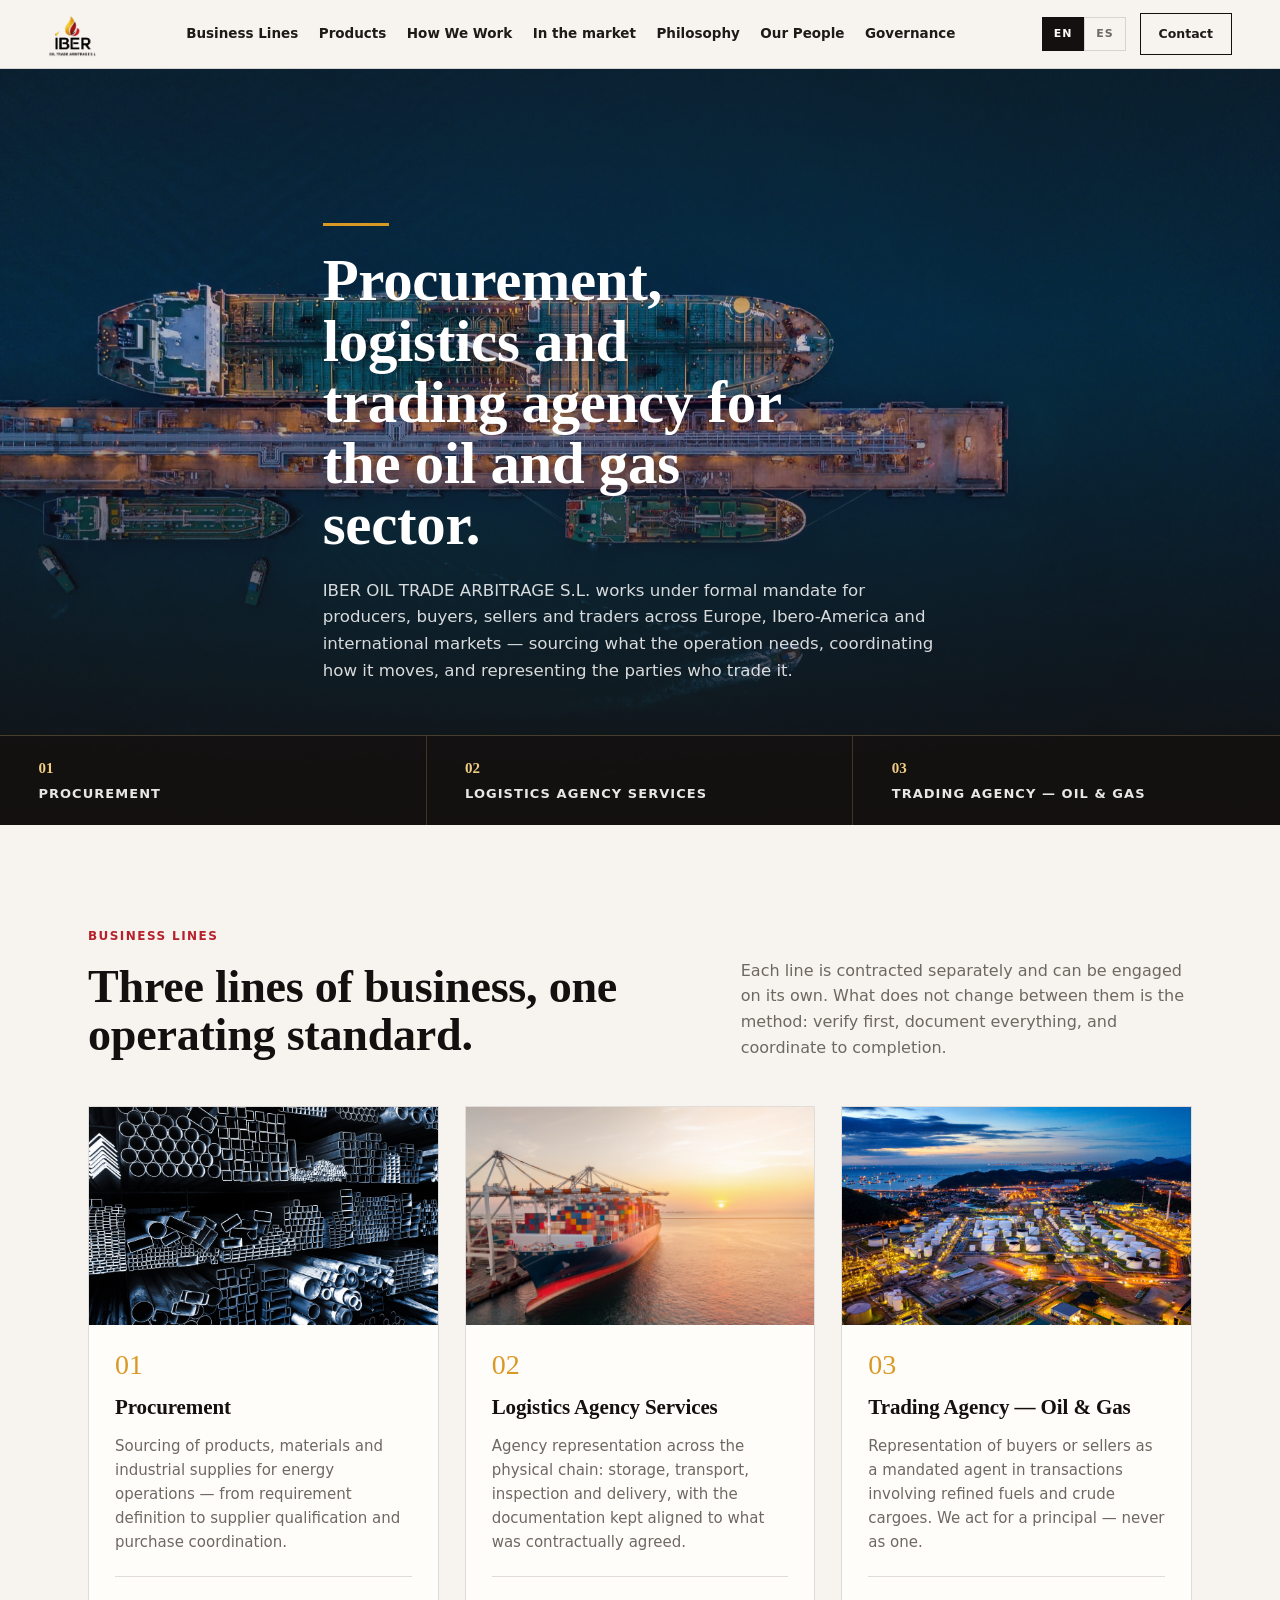
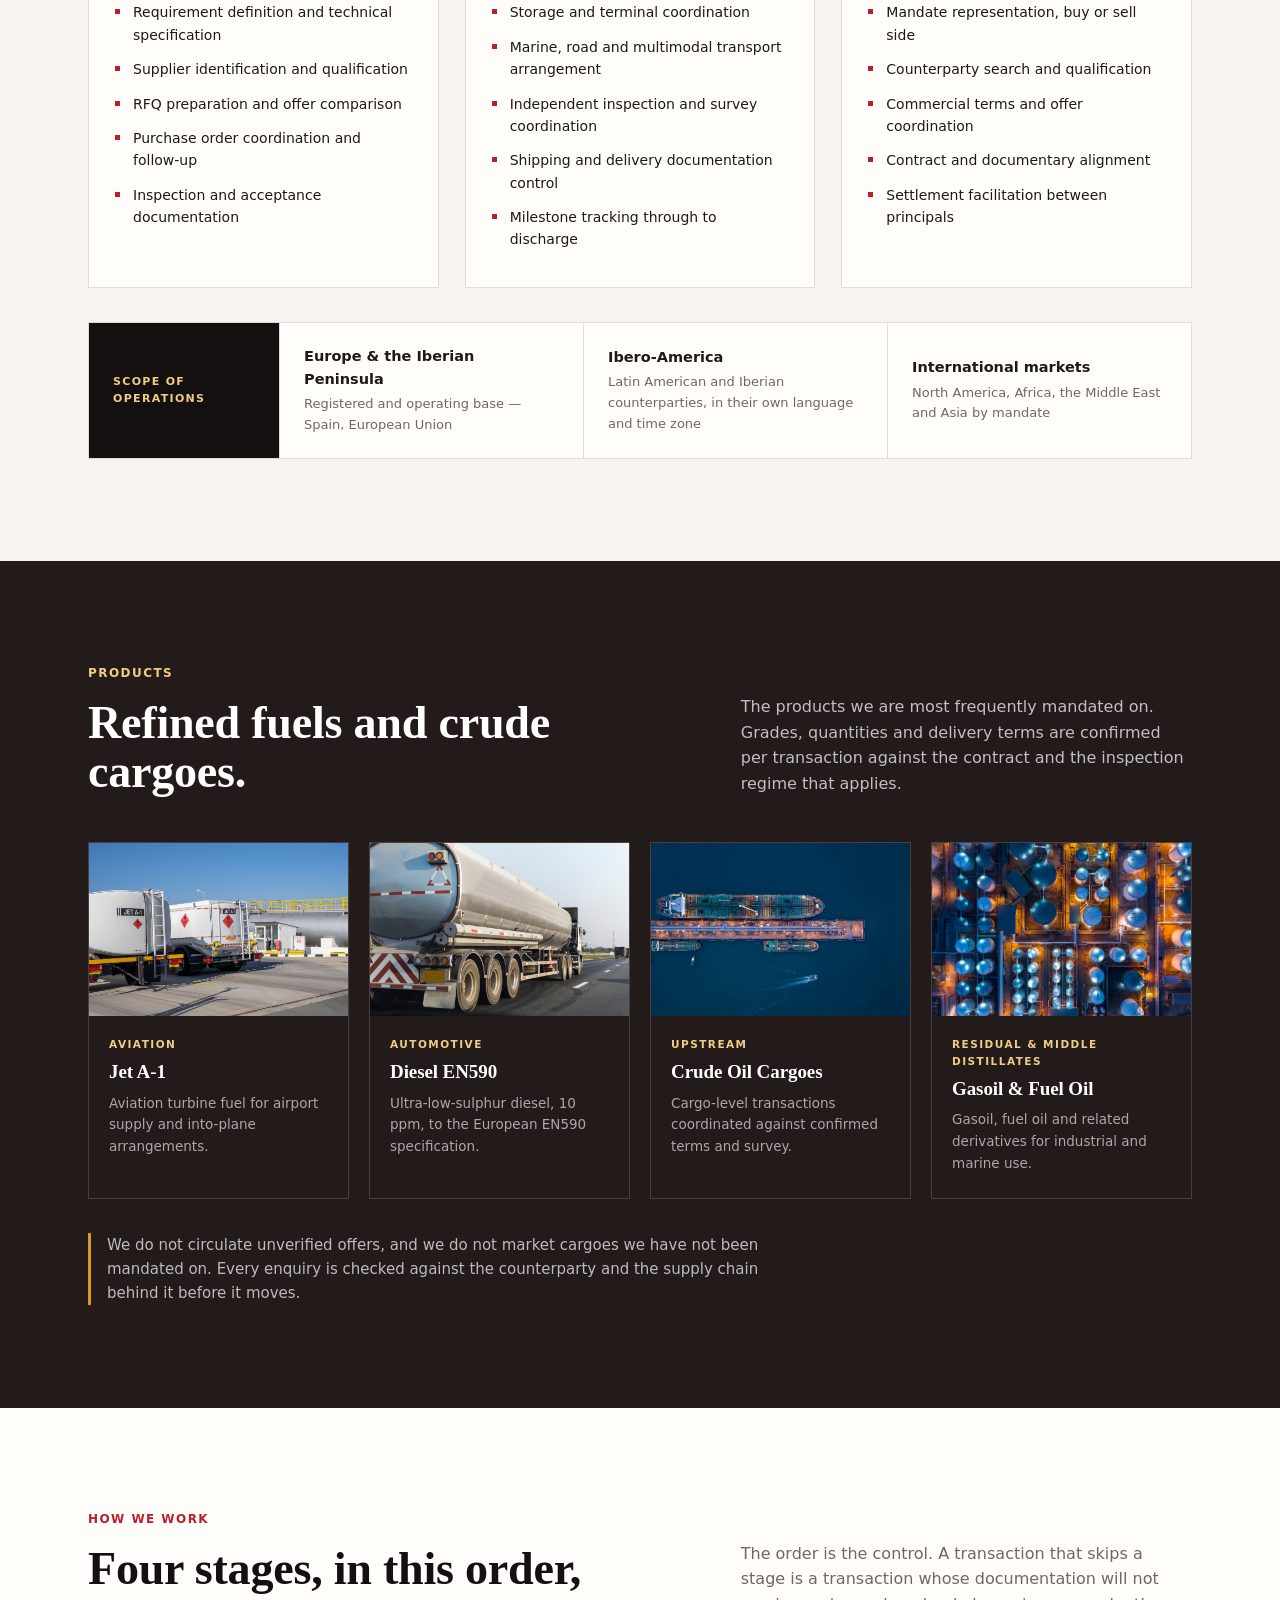
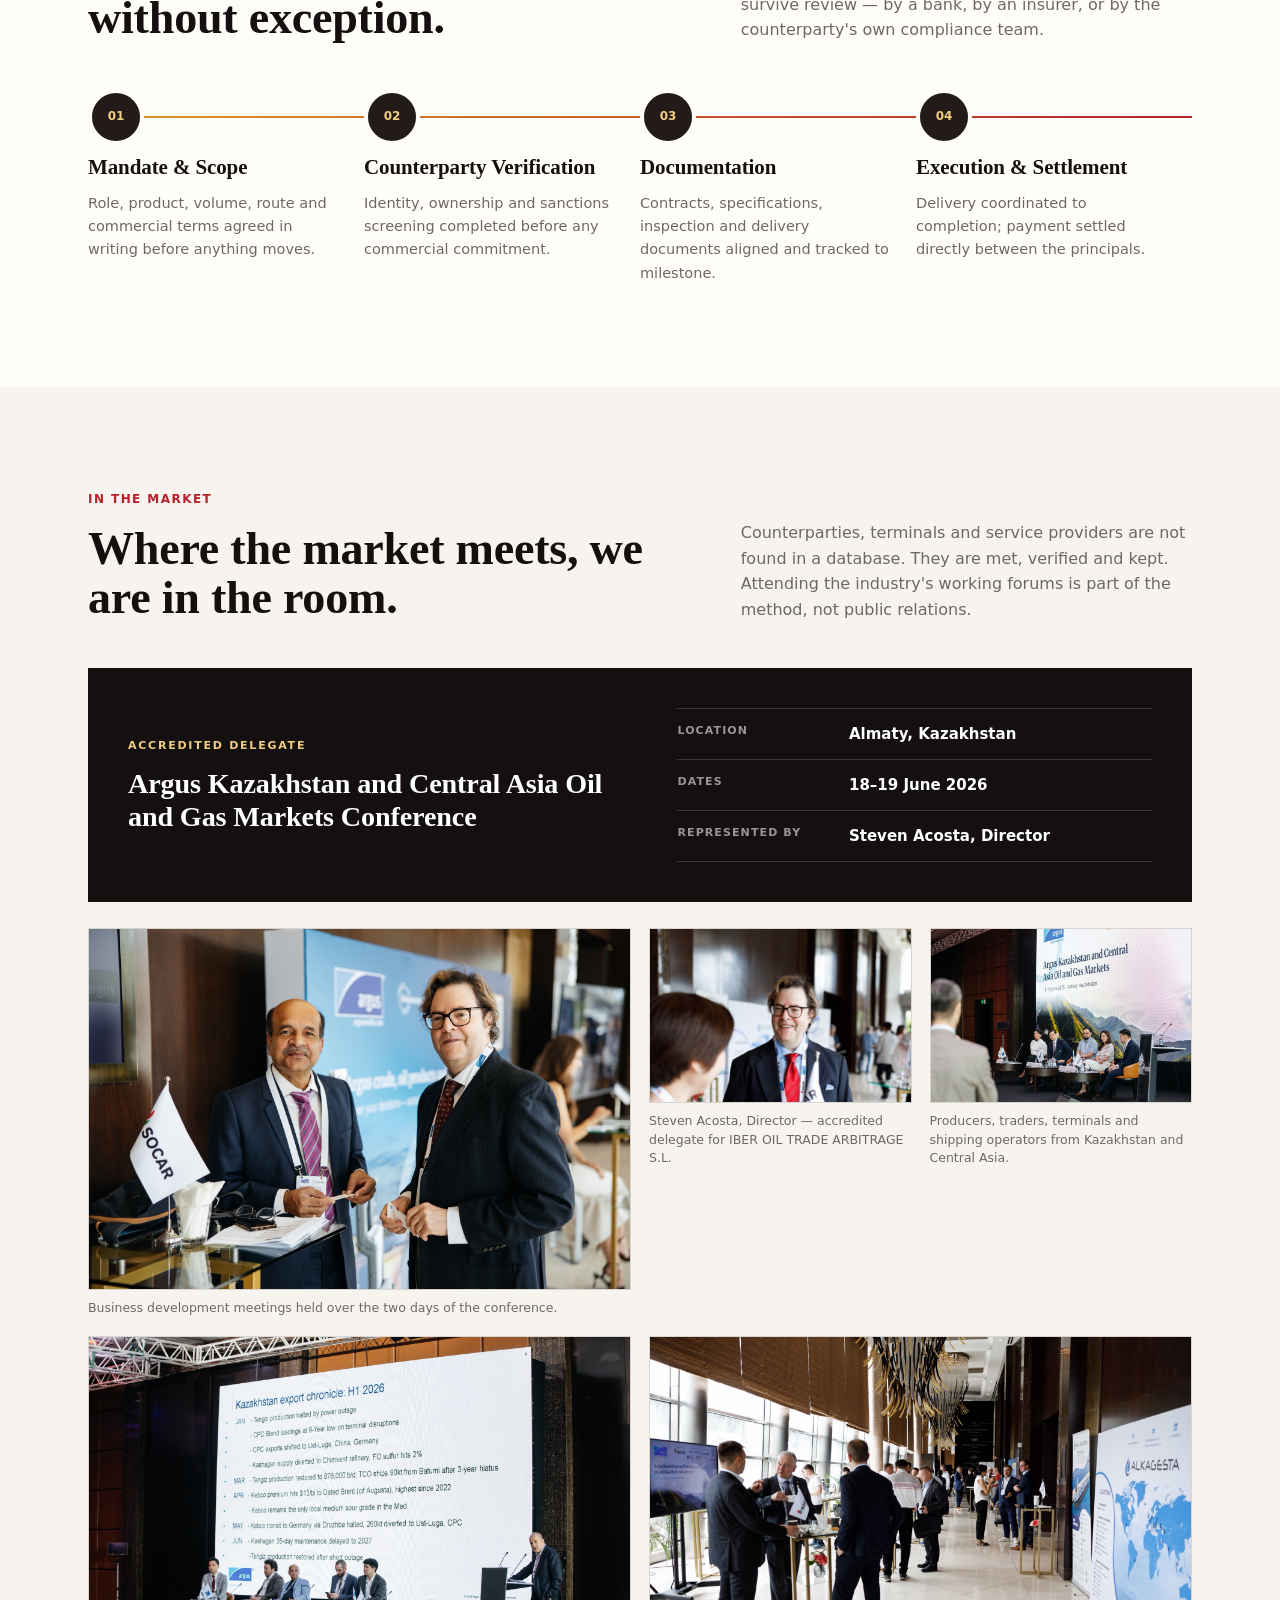
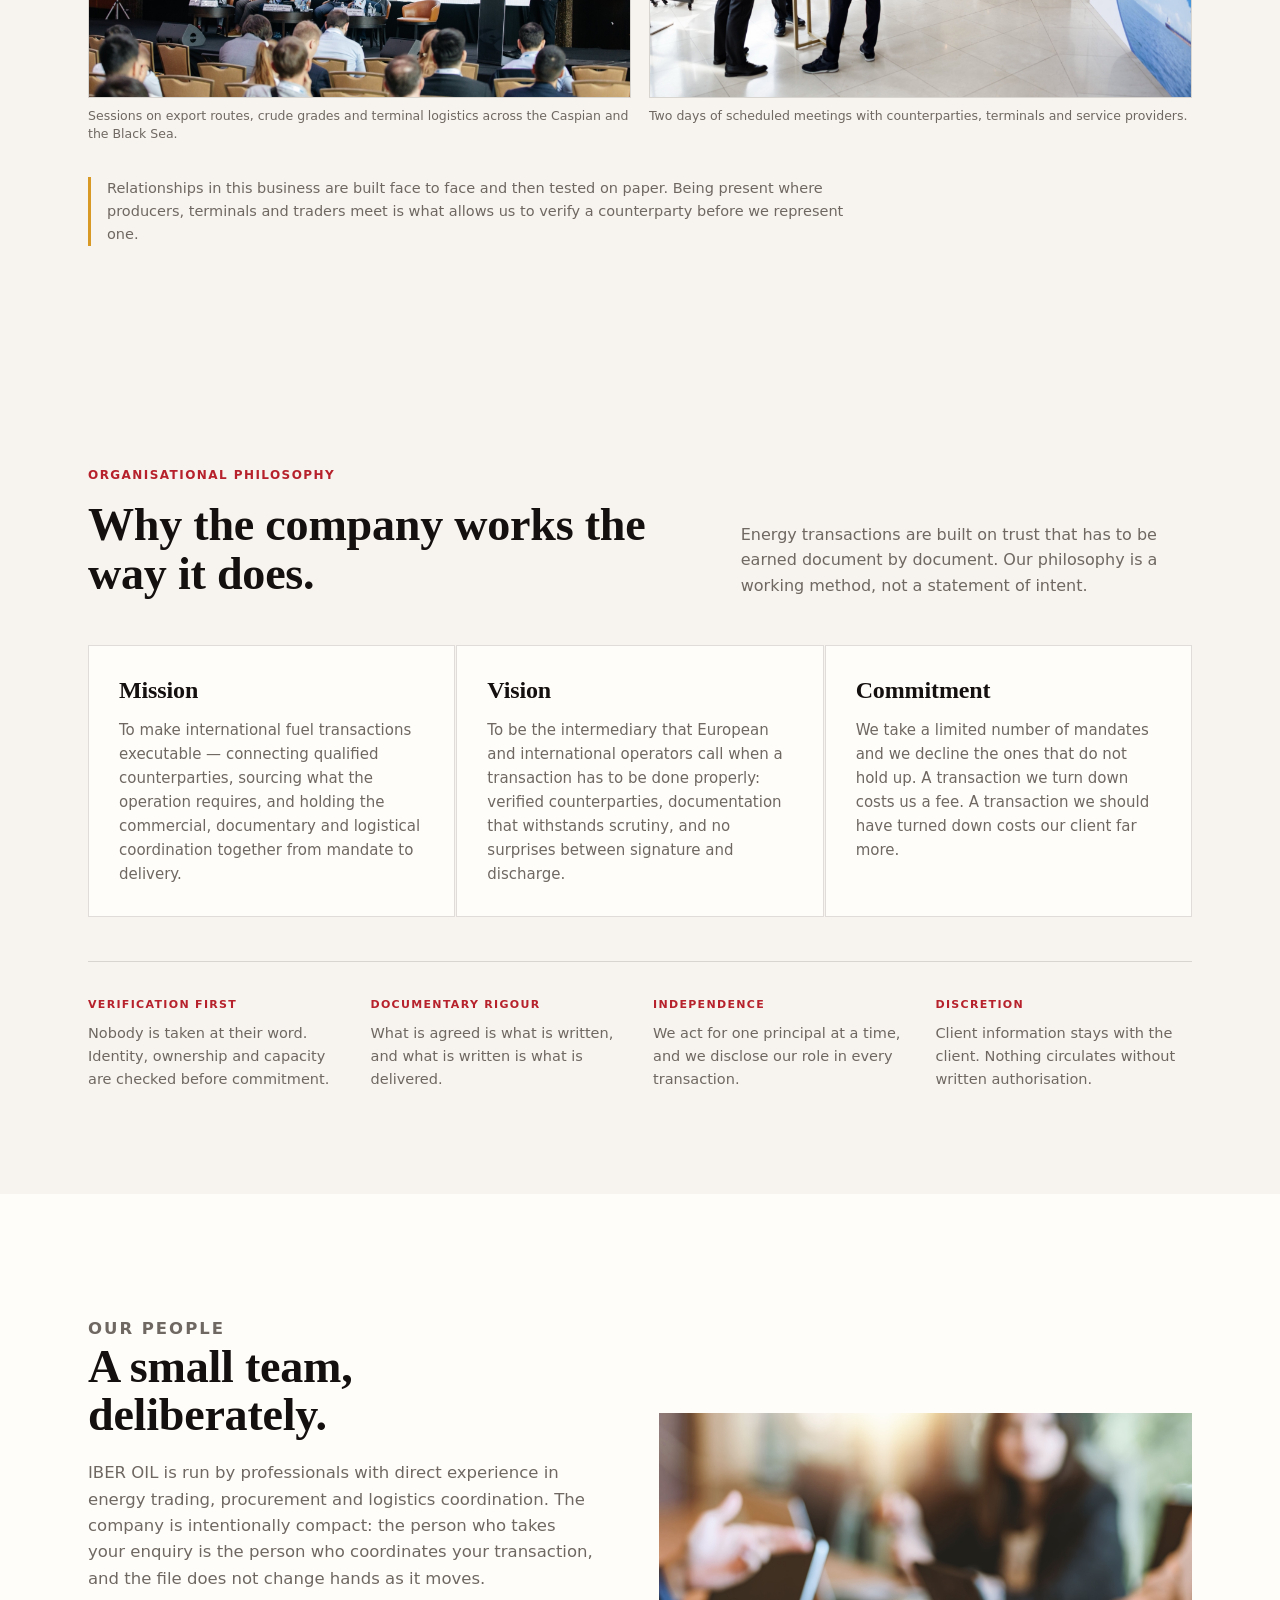
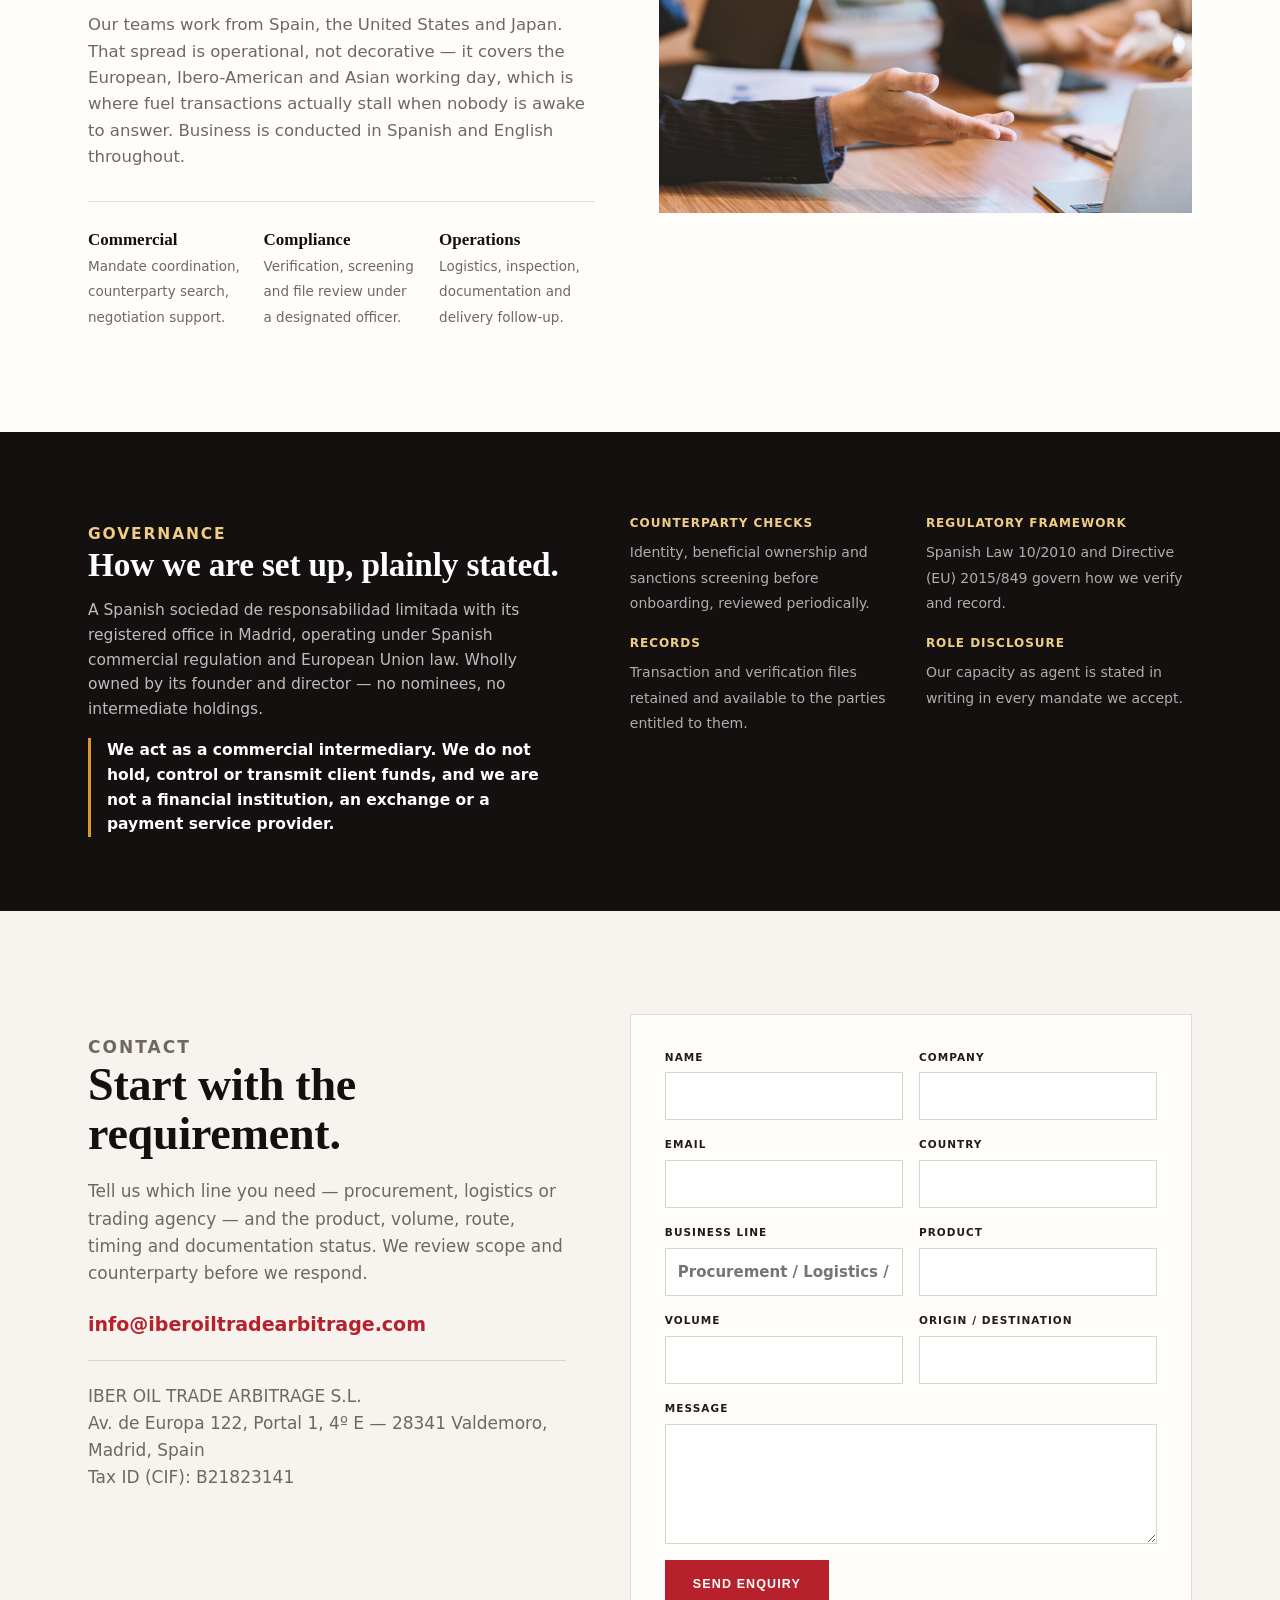
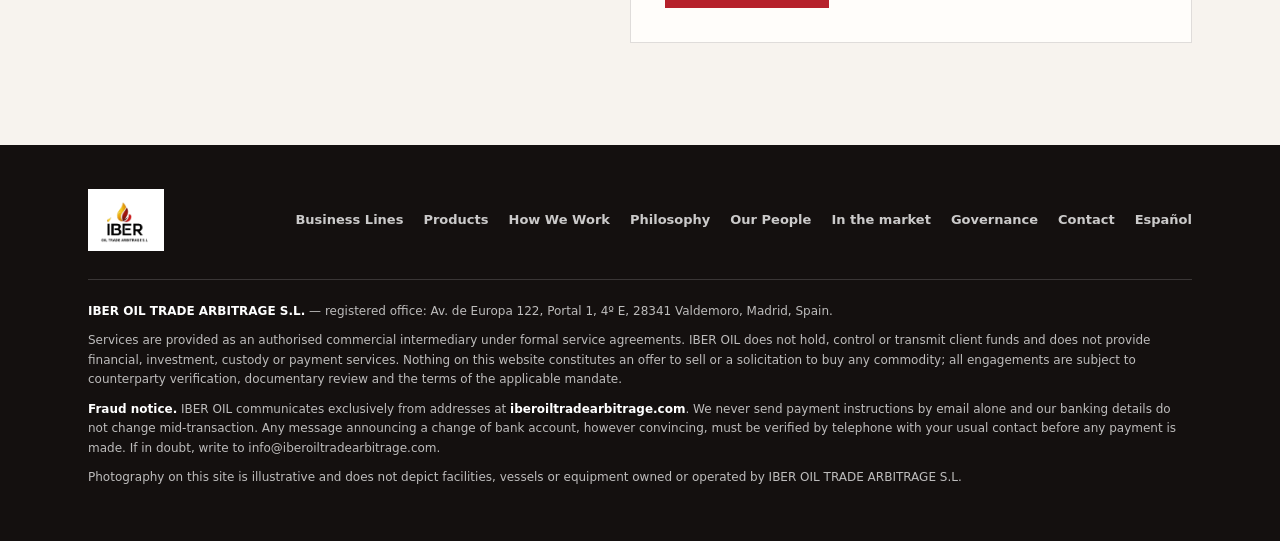
<file: index.html>
<!doctype html>
<html lang="en">
  <head>
    <meta charset="utf-8" />
    <meta name="viewport" content="width=device-width, initial-scale=1" />
    <title>IBER OIL TRADE ARBITRAGE S.L. — Procurement, Logistics Agency &amp; Trading Agency in Oil &amp; Gas</title>
    <meta
      name="description"
      content="IBER OIL TRADE ARBITRAGE S.L. — three business lines for the oil and gas sector: procurement, logistics agency services, and trading agency for refined fuels and crude cargoes. Europe, Ibero-America and international markets. Madrid, Spain."
    />
    <link rel="alternate" hreflang="es" href="./es.html" />
    <link rel="alternate" hreflang="en" href="./index.html" />
    <link rel="canonical" href="https://iberoiltradearbitrage.com/" />
    <meta property="og:type" content="website" />
    <meta property="og:site_name" content="IBER OIL TRADE ARBITRAGE S.L." />
    <meta property="og:title" content="IBER OIL TRADE ARBITRAGE S.L. — Procurement, Logistics Agency &amp; Trading Agency in Oil &amp; Gas" />
    <meta property="og:description" content="Authorised commercial intermediary under formal mandate: procurement, logistics agency services and trading agency for refined fuels and crude cargoes. Madrid, Spain." />
    <meta property="og:url" content="https://iberoiltradearbitrage.com/" />
    <meta property="og:locale" content="en_US" />
    <meta property="og:image" content="https://iberoiltradearbitrage.com/assets/hero-tanker-terminal.jpg" />
    <meta name="twitter:card" content="summary_large_image" />
    <link rel="stylesheet" href="./styles.css" />
    <script type="application/ld+json">
    {
      "@context": "https://schema.org",
      "@type": "Organization",
      "name": "IBER OIL TRADE ARBITRAGE S.L.",
      "legalName": "IBER OIL TRADE ARBITRAGE S.L.",
      "url": "https://iberoiltradearbitrage.com/",
      "logo": "https://iberoiltradearbitrage.com/assets/iber-oil-logo.png",
      "email": "info@iberoiltradearbitrage.com",
      "vatID": "ESB21823141",
      "taxID": "B21823141",
      "description": "Authorised commercial intermediary for the oil and gas sector: procurement, logistics agency services and trading agency for refined fuels and crude cargoes.",
      "address": {
        "@type": "PostalAddress",
        "streetAddress": "Av. de Europa 122, Portal 1, 4\u00ba E",
        "postalCode": "28341",
        "addressLocality": "Valdemoro",
        "addressRegion": "Madrid",
        "addressCountry": "ES"
      },
      "founder": { "@type": "Person", "name": "Steven Acosta", "jobTitle": "Director" },
      "areaServed": ["Europe", "Ibero-America", "North America", "Africa", "Middle East", "Asia"],
      "knowsAbout": ["Jet A-1", "Diesel EN590", "Crude oil cargoes", "Gasoil", "Fuel oil", "Procurement", "Logistics agency", "Trading agency"]
    }
    </script>
  </head>
  <body>
    <header class="site-header">
      <a class="brand" href="#top">
        <img src="./assets/iber-oil-logo.png" alt="IBER OIL TRADE ARBITRAGE S.L." />
      </a>
      <nav class="main-nav">
        <a href="#lines">Business Lines</a>
        <a href="#products">Products</a>
        <a href="#process">How We Work</a>
        <a href="#presence">In the market</a>
        <a href="#philosophy">Philosophy</a>
        <a href="#people">Our People</a>
        <a href="#governance">Governance</a>
      </nav>
      <div class="header-aside">
        <span class="lang">
          <a class="is-active" href="./index.html">EN</a>
          <a href="./es.html">ES</a>
        </span>
        <a class="header-cta" href="#contact">Contact</a>
      </div>
    </header>

    <main id="top">
      <section class="hero">
        <img src="./assets/hero-tanker-terminal.jpg" alt="Aerial view of a crude oil tanker berthed at a marine terminal" />
        <div class="hero-content rail">
          <div class="hero-rule"></div>
          <h1>Procurement, logistics and trading agency for the oil and gas sector.</h1>
          <p>
            IBER OIL TRADE ARBITRAGE S.L. works under formal mandate for producers, buyers, sellers and traders
            across Europe, Ibero-America and international markets — sourcing what the operation needs, coordinating
            how it moves, and representing the parties who trade it.
          </p>
        </div>
        <div class="lines-strip">
          <a href="#procurement"><b>01</b> Procurement</a>
          <a href="#logistics"><b>02</b> Logistics Agency Services</a>
          <a href="#trading"><b>03</b> Trading Agency — Oil &amp; Gas</a>
        </div>
      </section>

      <section id="lines" class="section">
        <div class="rail">
          <div class="section-heading">
            <div>
              <p class="section-label">Business Lines</p>
              <h2>Three lines of business, one operating standard.</h2>
            </div>
            <p>
              Each line is contracted separately and can be engaged on its own. What does not change between them is
              the method: verify first, document everything, and coordinate to completion.
            </p>
          </div>

          <div class="lines-grid">
            <article class="line-card" id="procurement">
              <img src="./assets/procurement-steel-store.jpg" alt="Industrial supply stock held in a warehouse" />
              <div class="line-card-body">
                <span class="line-number">01</span>
                <h3>Procurement</h3>
                <p>
                  Sourcing of products, materials and industrial supplies for energy operations — from requirement
                  definition to supplier qualification and purchase coordination.
                </p>
                <ul>
                  <li>Requirement definition and technical specification</li>
                  <li>Supplier identification and qualification</li>
                  <li>RFQ preparation and offer comparison</li>
                  <li>Purchase order coordination and follow-up</li>
                  <li>Inspection and acceptance documentation</li>
                </ul>
              </div>
            </article>

            <article class="line-card" id="logistics">
              <img src="./assets/logistics-crane-terminal.jpg" alt="Terminal crane loading cargo at a port at sunset" />
              <div class="line-card-body">
                <span class="line-number">02</span>
                <h3>Logistics Agency Services</h3>
                <p>
                  Agency representation across the physical chain: storage, transport, inspection and delivery, with
                  the documentation kept aligned to what was contractually agreed.
                </p>
                <ul>
                  <li>Storage and terminal coordination</li>
                  <li>Marine, road and multimodal transport arrangement</li>
                  <li>Independent inspection and survey coordination</li>
                  <li>Shipping and delivery documentation control</li>
                  <li>Milestone tracking through to discharge</li>
                </ul>
              </div>
            </article>

            <article class="line-card" id="trading">
              <img src="./assets/refinery-twilight.jpg" alt="Refinery installation at twilight" />
              <div class="line-card-body">
                <span class="line-number">03</span>
                <h3>Trading Agency — Oil &amp; Gas</h3>
                <p>
                  Representation of buyers or sellers as a mandated agent in transactions involving refined fuels and
                  crude cargoes. We act for a principal — never as one.
                </p>
                <ul>
                  <li>Mandate representation, buy or sell side</li>
                  <li>Counterparty search and qualification</li>
                  <li>Commercial terms and offer coordination</li>
                  <li>Contract and documentary alignment</li>
                  <li>Settlement facilitation between principals</li>
                </ul>
              </div>
            </article>
          </div>

          <div class="scope">
            <strong>Scope of operations</strong>
            <span>
              Europe &amp; the Iberian Peninsula
              <em>Registered and operating base — Spain, European Union</em>
            </span>
            <span>
              Ibero-America
              <em>Latin American and Iberian counterparties, in their own language and time zone</em>
            </span>
            <span>
              International markets
              <em>North America, Africa, the Middle East and Asia by mandate</em>
            </span>
          </div>
        </div>
      </section>

      <section id="products" class="section products">
        <div class="rail">
          <div class="section-heading">
            <div>
              <p class="section-label on-dark">Products</p>
              <h2>Refined fuels and crude cargoes.</h2>
            </div>
            <p>
              The products we are most frequently mandated on. Grades, quantities and delivery terms are confirmed
              per transaction against the contract and the inspection regime that applies.
            </p>
          </div>

          <div class="product-grid">
            <article class="product-card">
              <img src="./assets/jet-a1-refuelling.jpg" alt="Jet A-1 refuelling equipment at an airport fuel terminal" />
              <div>
                <span>Aviation</span>
                <h3>Jet A-1</h3>
                <p>Aviation turbine fuel for airport supply and into-plane arrangements.</p>
              </div>
            </article>
            <article class="product-card">
              <img src="./assets/fuel-road-transport.jpg" alt="Road tanker transporting fuel" />
              <div>
                <span>Automotive</span>
                <h3>Diesel EN590</h3>
                <p>Ultra-low-sulphur diesel, 10 ppm, to the European EN590 specification.</p>
              </div>
            </article>
            <article class="product-card">
              <img src="./assets/hero-tanker-terminal.jpg" alt="Crude oil tanker at a marine terminal" />
              <div>
                <span>Upstream</span>
                <h3>Crude Oil Cargoes</h3>
                <p>Cargo-level transactions coordinated against confirmed terms and survey.</p>
              </div>
            </article>
            <article class="product-card">
              <img src="./assets/tank-farm-night.jpg" alt="Storage tank farm at an oil terminal at night" />
              <div>
                <span>Residual &amp; Middle Distillates</span>
                <h3>Gasoil &amp; Fuel Oil</h3>
                <p>Gasoil, fuel oil and related derivatives for industrial and marine use.</p>
              </div>
            </article>
          </div>

          <p class="products-note">
            We do not circulate unverified offers, and we do not market cargoes we have not been mandated on. Every
            enquiry is checked against the counterparty and the supply chain behind it before it moves.
          </p>
        </div>
      </section>

      <section id="process" class="section process">
        <div class="rail">
          <div class="section-heading">
            <div>
              <p class="section-label">How We Work</p>
              <h2>Four stages, in this order, without exception.</h2>
            </div>
            <p>
              The order is the control. A transaction that skips a stage is a transaction whose documentation will
              not survive review — by a bank, by an insurer, or by the counterparty's own compliance team.
            </p>
          </div>
          <div class="process-rail">
            <article>
              <span>01</span>
              <h3>Mandate &amp; Scope</h3>
              <p>Role, product, volume, route and commercial terms agreed in writing before anything moves.</p>
            </article>
            <article>
              <span>02</span>
              <h3>Counterparty Verification</h3>
              <p>Identity, ownership and sanctions screening completed before any commercial commitment.</p>
            </article>
            <article>
              <span>03</span>
              <h3>Documentation</h3>
              <p>Contracts, specifications, inspection and delivery documents aligned and tracked to milestone.</p>
            </article>
            <article>
              <span>04</span>
              <h3>Execution &amp; Settlement</h3>
              <p>Delivery coordinated to completion; payment settled directly between the principals.</p>
            </article>
          </div>
        </div>
      </section>

      <section id="presence" class="section presence">
        <div class="rail">
          <div class="section-heading">
            <div>
              <p class="section-label">In the market</p>
              <h2>Where the market meets, we are in the room.</h2>
            </div>
            <p>
              Counterparties, terminals and service providers are not found in a database. They are met, verified and
              kept. Attending the industry's working forums is part of the method, not public relations.
            </p>
          </div>


          <div class="event-card">
            <div class="event-id">
              <span>Accredited delegate</span>
              <h3>Argus Kazakhstan and Central Asia Oil and Gas Markets Conference</h3>
            </div>
            <dl>
              <div><dt>Location</dt><dd>Almaty, Kazakhstan</dd></div>
              <div><dt>Dates</dt><dd>18–19 June 2026</dd></div>
              <div><dt>Represented by</dt><dd>Steven Acosta, Director</dd></div>
            </dl>
          </div>

          <div class="presence-grid">
            <figure class="wide">
              <img src="./assets/market-almaty-networking.jpg" alt="Steven Acosta exchanging business cards with a delegate at the Argus conference in Almaty" />
              <figcaption>
                Business development meetings held over the two days of the conference.
              </figcaption>
            </figure>
            <figure>
              <img class="focus-upper" src="./assets/market-almaty-delegate.jpg" alt="Steven Acosta, Director of IBER OIL TRADE ARBITRAGE S.L., at the conference" />
              <figcaption>Steven Acosta, Director — accredited delegate for IBER OIL TRADE ARBITRAGE S.L.</figcaption>
            </figure>
            <figure>
              <img src="./assets/market-almaty-conference.jpg" alt="Conference stage during a panel session in Almaty" />
              <figcaption>Producers, traders, terminals and shipping operators from Kazakhstan and Central Asia.</figcaption>
            </figure>
            <figure class="wide">
              <img src="./assets/market-almaty-panel.jpg" alt="Panel session on Kazakh crude export routes" />
              <figcaption>Sessions on export routes, crude grades and terminal logistics across the Caspian and the Black Sea.</figcaption>
            </figure>
            <figure class="wide">
              <img src="./assets/market-almaty-hall.jpg" alt="Delegates meeting in the conference exhibition area" />
              <figcaption>Two days of scheduled meetings with counterparties, terminals and service providers.</figcaption>
            </figure>
          </div>

          <p class="presence-note">
            Relationships in this business are built face to face and then tested on paper. Being present where
            producers, terminals and traders meet is what allows us to verify a counterparty before we represent one.
          </p>
        </div>
      </section>

      <section id="philosophy" class="section philosophy">
        <div class="rail">
          <div class="section-heading">
            <div>
              <p class="section-label">Organisational Philosophy</p>
              <h2>Why the company works the way it does.</h2>
            </div>
            <p>
              Energy transactions are built on trust that has to be earned document by document. Our philosophy is a
              working method, not a statement of intent.
            </p>
          </div>

          <div class="philosophy-grid">
            <article>
              <h3>Mission</h3>
              <p>
                To make international fuel transactions executable — connecting qualified counterparties, sourcing
                what the operation requires, and holding the commercial, documentary and logistical coordination
                together from mandate to delivery.
              </p>
            </article>
            <article>
              <h3>Vision</h3>
              <p>
                To be the intermediary that European and international operators call when a transaction has to be
                done properly: verified counterparties, documentation that withstands scrutiny, and no surprises
                between signature and discharge.
              </p>
            </article>
            <article>
              <h3>Commitment</h3>
              <p>
                We take a limited number of mandates and we decline the ones that do not hold up. A transaction we
                turn down costs us a fee. A transaction we should have turned down costs our client far more.
              </p>
            </article>
          </div>

          <div class="values">
            <div>
              <strong>Verification first</strong>
              <p>Nobody is taken at their word. Identity, ownership and capacity are checked before commitment.</p>
            </div>
            <div>
              <strong>Documentary rigour</strong>
              <p>What is agreed is what is written, and what is written is what is delivered.</p>
            </div>
            <div>
              <strong>Independence</strong>
              <p>We act for one principal at a time, and we disclose our role in every transaction.</p>
            </div>
            <div>
              <strong>Discretion</strong>
              <p>Client information stays with the client. Nothing circulates without written authorisation.</p>
            </div>
          </div>
        </div>
      </section>

      <section id="people" class="section people">
        <div class="rail split">
          <div class="people-copy">
            <p class="section-label">Our People</p>
            <h2>A small team, deliberately.</h2>
            <p>
              IBER OIL is run by professionals with direct experience in energy trading, procurement and logistics
              coordination. The company is intentionally compact: the person who takes your enquiry is the person who
              coordinates your transaction, and the file does not change hands as it moves.
            </p>
            <p>
              Our teams work from Spain, the United States and Japan. That spread is operational, not decorative — it
              covers the European, Ibero-American and Asian working day, which is where fuel transactions actually
              stall when nobody is awake to answer. Business is conducted in Spanish and English throughout.
            </p>
            <div class="people-facts">
              <div>
                <strong>Commercial</strong>
                <span>Mandate coordination, counterparty search, negotiation support.</span>
              </div>
              <div>
                <strong>Compliance</strong>
                <span>Verification, screening and file review under a designated officer.</span>
              </div>
              <div>
                <strong>Operations</strong>
                <span>Logistics, inspection, documentation and delivery follow-up.</span>
              </div>
            </div>
          </div>
          <figure>
            <img src="./assets/team-meeting.jpg" alt="Professionals reviewing a transaction file in a meeting" />
          </figure>
        </div>
      </section>

      <section id="governance" class="governance">
        <div class="rail">
          <div>
            <p class="section-label on-dark">Governance</p>
            <h2>How we are set up, plainly stated.</h2>
            <p>
              A Spanish sociedad de responsabilidad limitada with its registered office in Madrid, operating under
              Spanish commercial regulation and European Union law. Wholly owned by its founder and director — no
              nominees, no intermediate holdings.
            </p>
            <p class="custody">
              We act as a commercial intermediary. We do not hold, control or transmit client funds, and we are not a
              financial institution, an exchange or a payment service provider.
            </p>
          </div>
          <div class="governance-items">
            <div>
              <strong>Counterparty checks</strong>
              <span>Identity, beneficial ownership and sanctions screening before onboarding, reviewed periodically.</span>
            </div>
            <div>
              <strong>Regulatory framework</strong>
              <span>Spanish Law 10/2010 and Directive (EU) 2015/849 govern how we verify and record.</span>
            </div>
            <div>
              <strong>Records</strong>
              <span>Transaction and verification files retained and available to the parties entitled to them.</span>
            </div>
            <div>
              <strong>Role disclosure</strong>
              <span>Our capacity as agent is stated in writing in every mandate we accept.</span>
            </div>
          </div>
        </div>
      </section>

      <section id="contact" class="section contact">
        <div class="rail split">
          <div class="contact-copy">
            <p class="section-label">Contact</p>
            <h2>Start with the requirement.</h2>
            <p>
              Tell us which line you need — procurement, logistics or trading agency — and the product, volume,
              route, timing and documentation status. We review scope and counterparty before we respond.
            </p>
            <a class="contact-mail" href="mailto:info@iberoiltradearbitrage.com">info@iberoiltradearbitrage.com</a>
            <p class="office">
              IBER OIL TRADE ARBITRAGE S.L.<br />
              Av. de Europa 122, Portal 1, 4º E — 28341 Valdemoro, Madrid, Spain<br />
              Tax ID (CIF): B21823141
            </p>
          </div>
          <form class="form">
            <label>
              Name
              <input type="text" name="name" autocomplete="name" />
            </label>
            <label>
              Company
              <input type="text" name="company" autocomplete="organization" />
            </label>
            <label>
              Email
              <input type="email" name="email" autocomplete="email" />
            </label>
            <label>
              Country
              <input type="text" name="country" autocomplete="country-name" />
            </label>
            <label>
              Business line
              <input type="text" name="line" placeholder="Procurement / Logistics / Trading" />
            </label>
            <label>
              Product
              <input type="text" name="product" />
            </label>
            <label>
              Volume
              <input type="text" name="volume" />
            </label>
            <label>
              Origin / destination
              <input type="text" name="route" />
            </label>
            <label class="full">
              Message
              <textarea name="message" rows="4"></textarea>
            </label>
            <label class="hp" aria-hidden="true">
            Company website
            <input type="text" name="company_website" tabindex="-1" autocomplete="off" />
          </label>
          <input type="hidden" name="lang" value="en" />
          <button type="submit">Send enquiry</button>
            <p class="form-note" role="status" aria-live="polite"></p>
          </form>
        </div>
      </section>
    </main>

    <footer class="site-footer">
      <div class="rail">
        <div class="footer-top">
          <img src="./assets/iber-oil-logo.png" alt="IBER OIL TRADE ARBITRAGE S.L." />
          <nav>
            <a href="#lines">Business Lines</a>
            <a href="#products">Products</a>
            <a href="#process">How We Work</a>
            <a href="#philosophy">Philosophy</a>
            <a href="#people">Our People</a>
            <a href="#presence">In the market</a>
            <a href="#governance">Governance</a>
            <a href="#contact">Contact</a>
            <a href="./es.html">Español</a>
          </nav>
        </div>
        <div class="legal">
          <p>
            <strong>IBER OIL TRADE ARBITRAGE S.L.</strong> — registered office: Av. de Europa 122, Portal 1, 4º E,
            28341 Valdemoro, Madrid, Spain.
          </p>
          <p>
            Services are provided as an authorised commercial intermediary under formal service agreements. IBER OIL
            does not hold, control or transmit client funds and does not provide financial, investment, custody or
            payment services. Nothing on this website constitutes an offer to sell or a solicitation to buy any
            commodity; all engagements are subject to counterparty verification, documentary review and the terms of
            the applicable mandate.
          </p>
          <p>
            <strong>Fraud notice.</strong> IBER OIL communicates exclusively from addresses at
            <strong>iberoiltradearbitrage.com</strong>. We never send payment instructions by email alone and our
            banking details do not change mid-transaction. Any message announcing a change of bank account, however
            convincing, must be verified by telephone with your usual contact before any payment is made. If in doubt,
            write to info@iberoiltradearbitrage.com.
          </p>
          <p>
            Photography on this site is illustrative and does not depict facilities, vessels or equipment owned or
            operated by IBER OIL TRADE ARBITRAGE S.L.
          </p>
        </div>
      </div>
    </footer>
    <script src="./script.js"></script>
  </body>
</html>
</file>
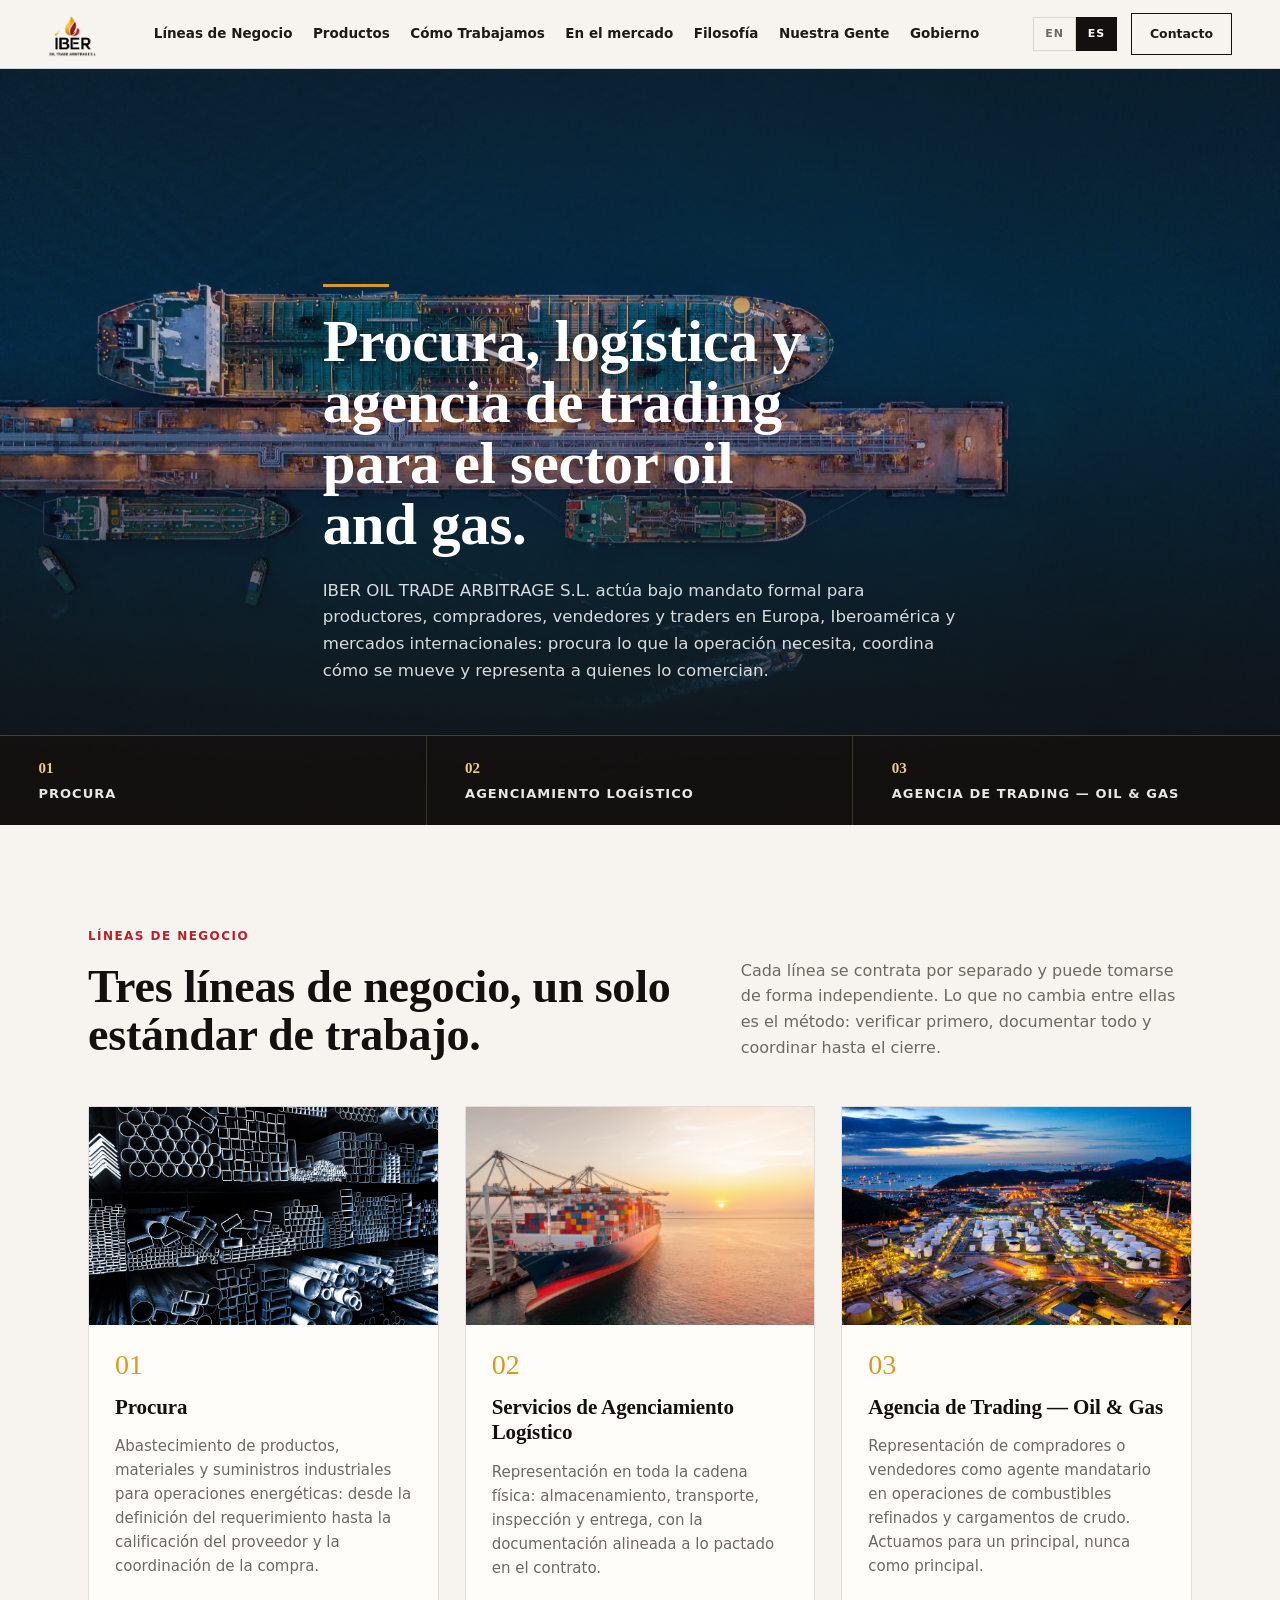
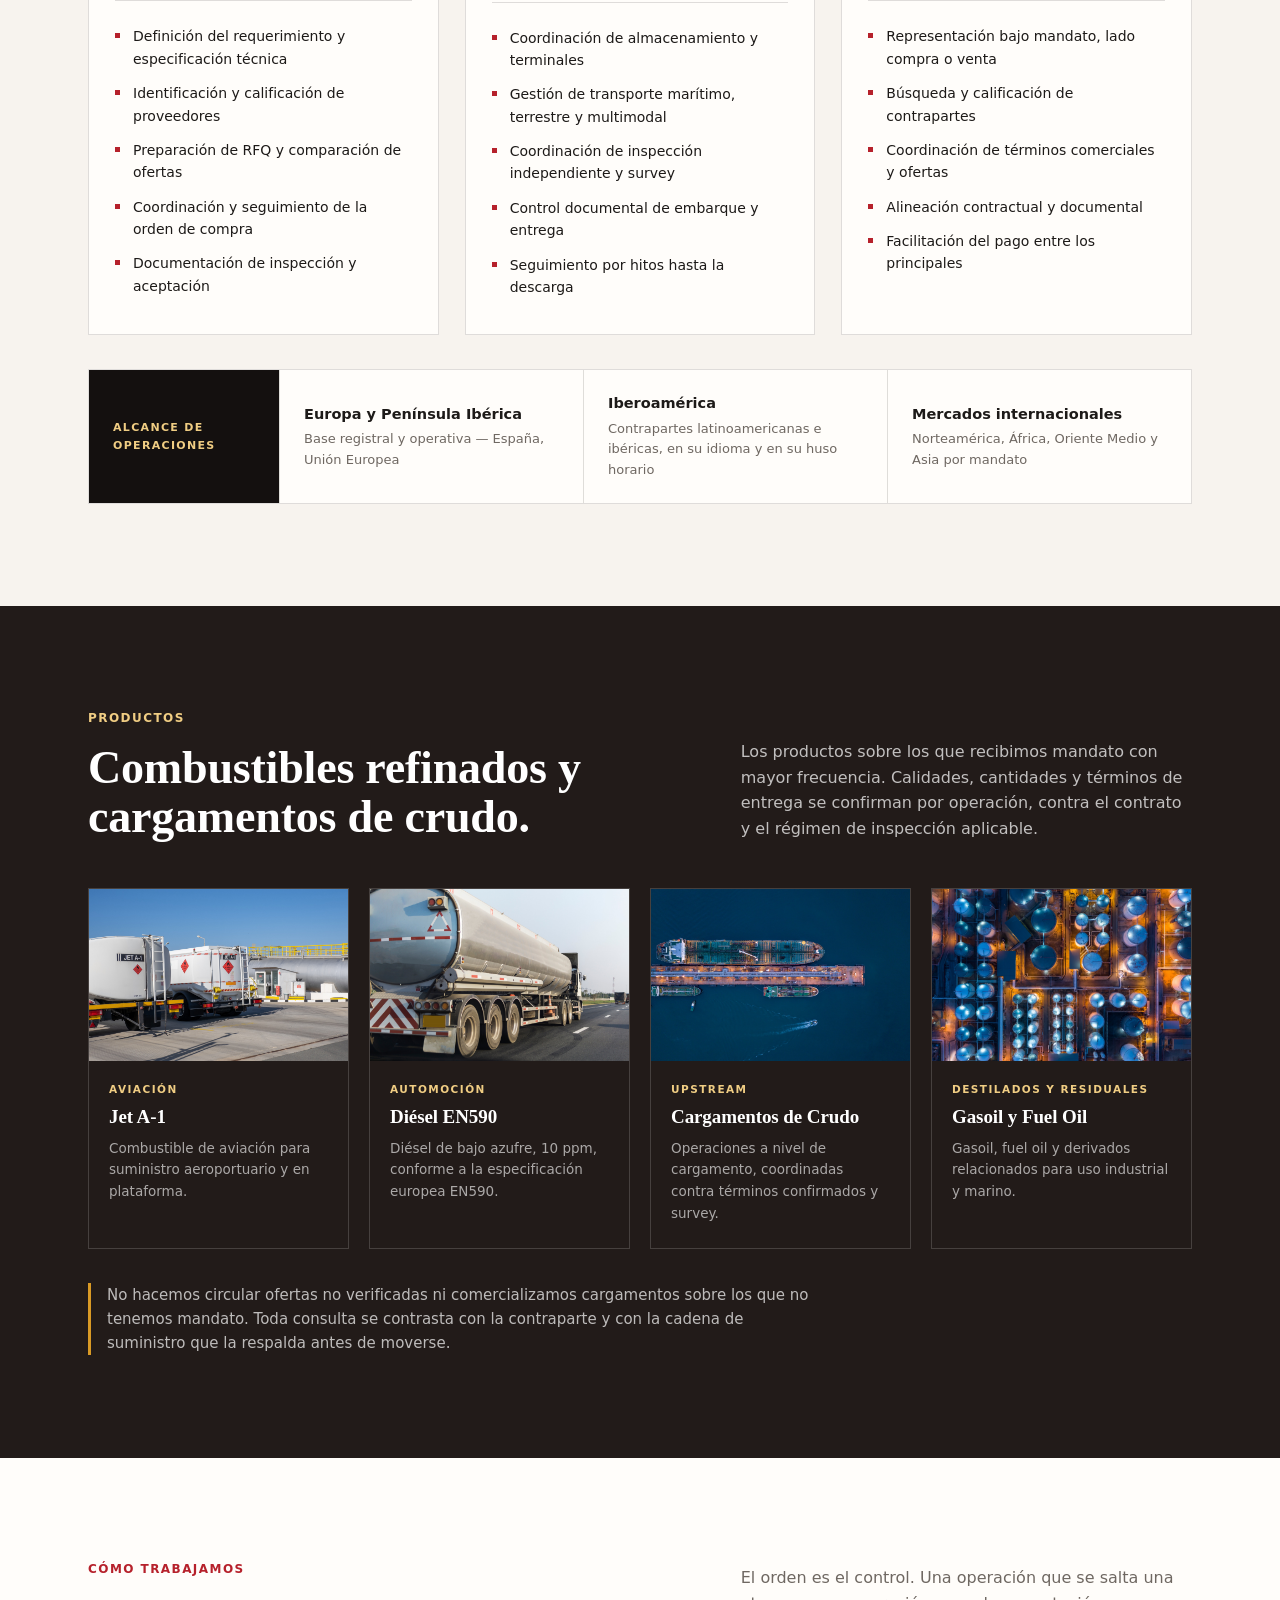
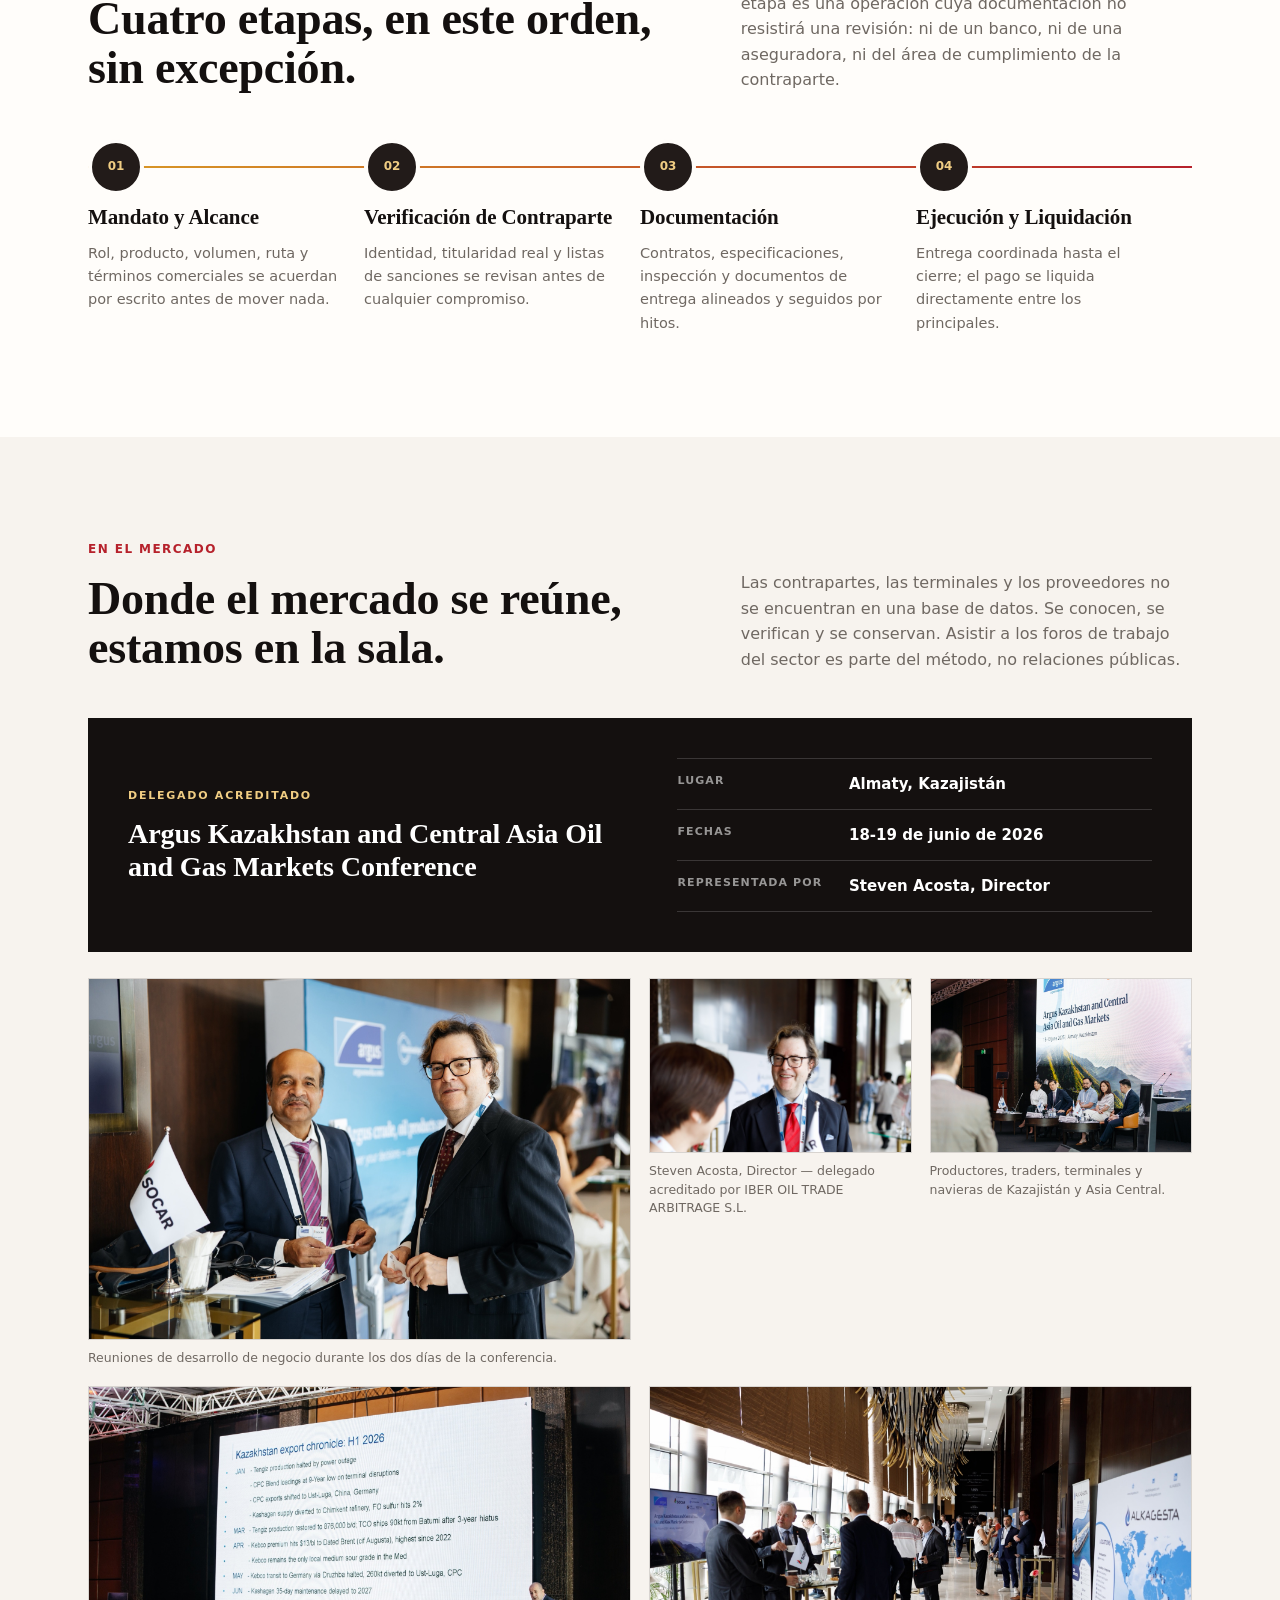
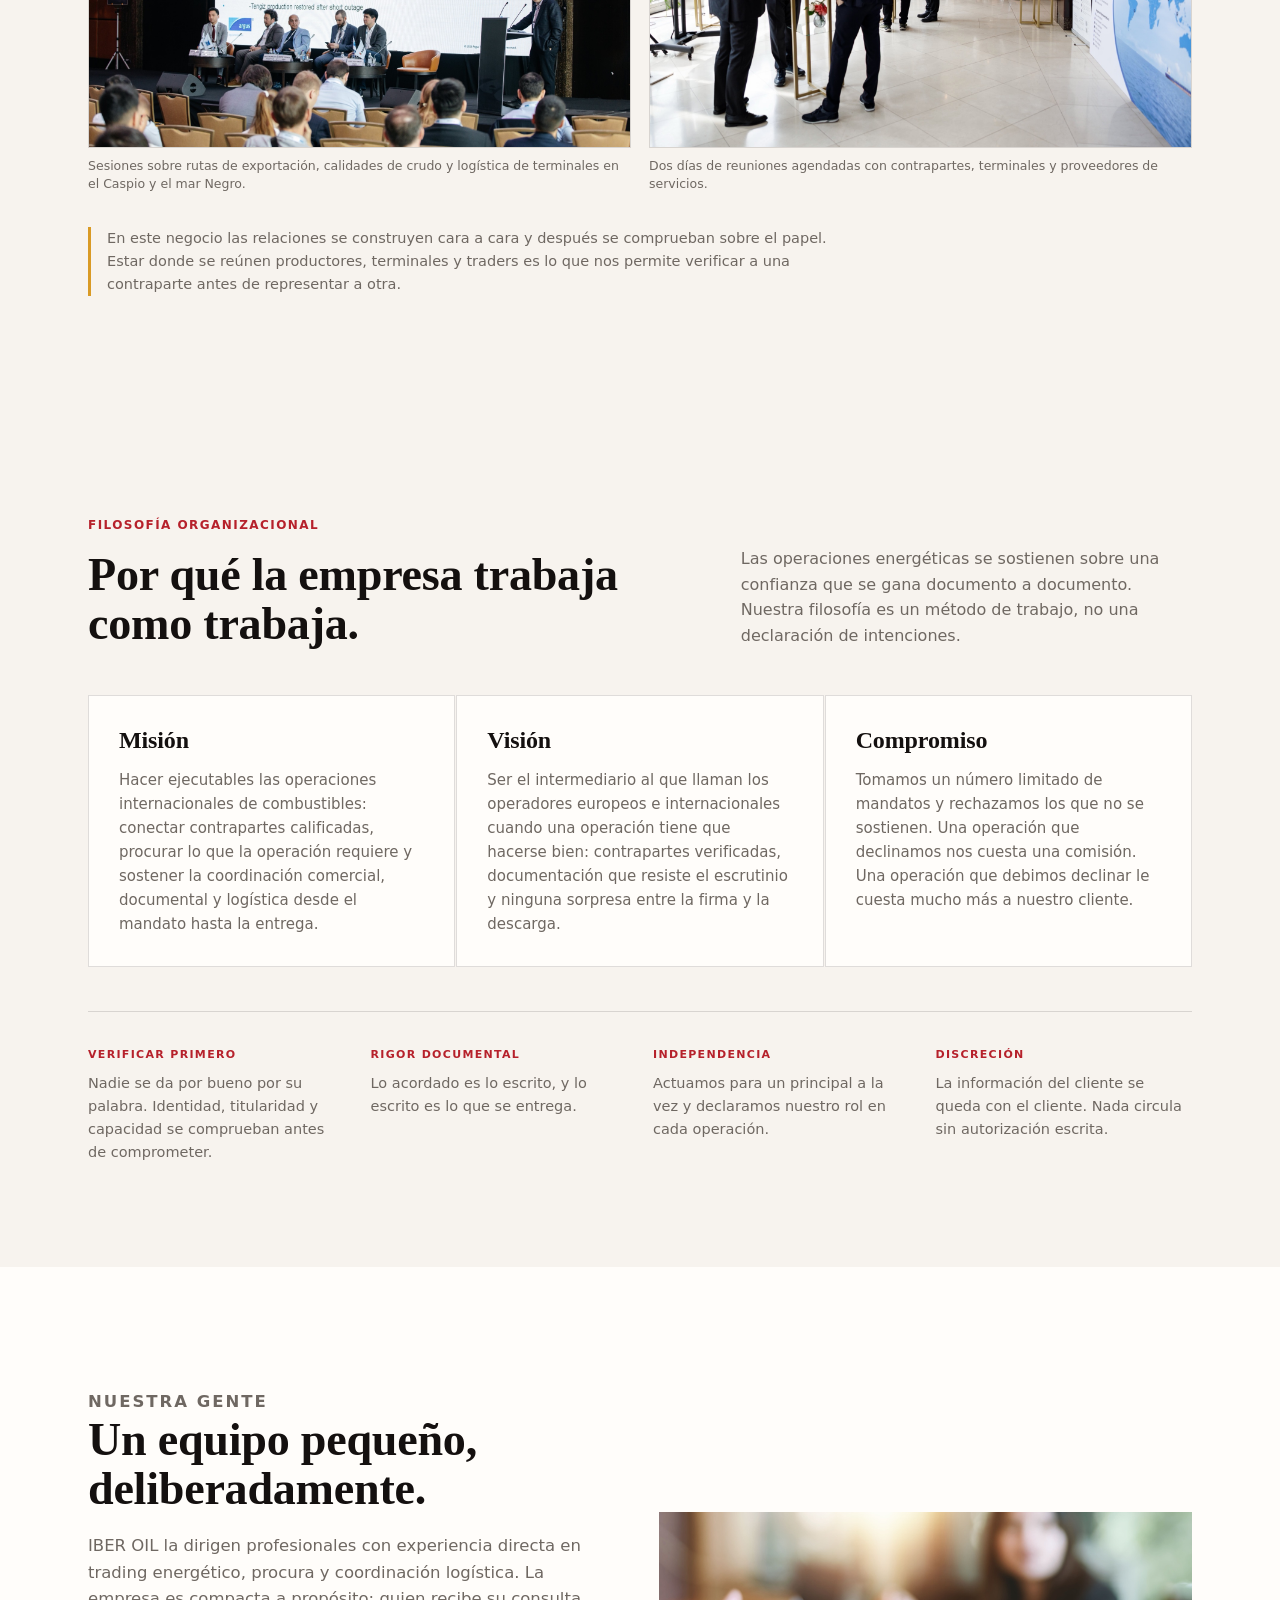
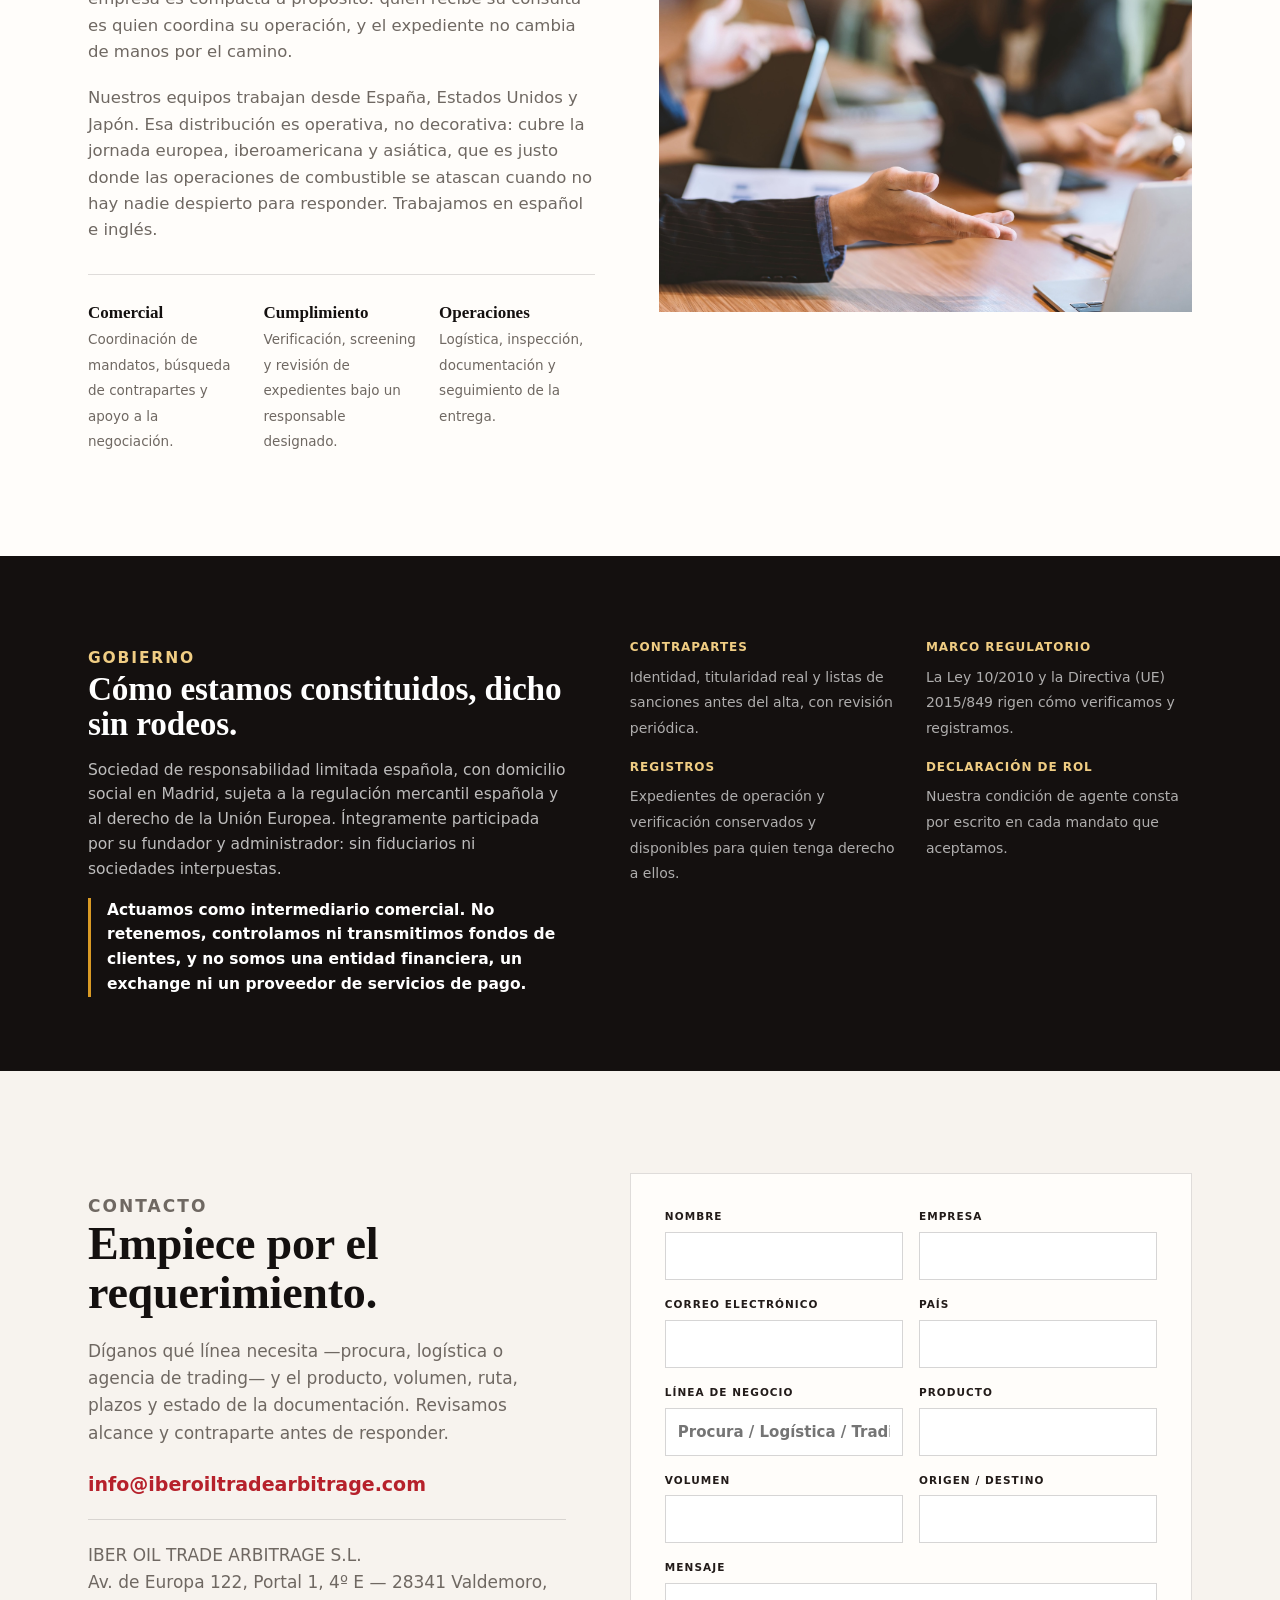
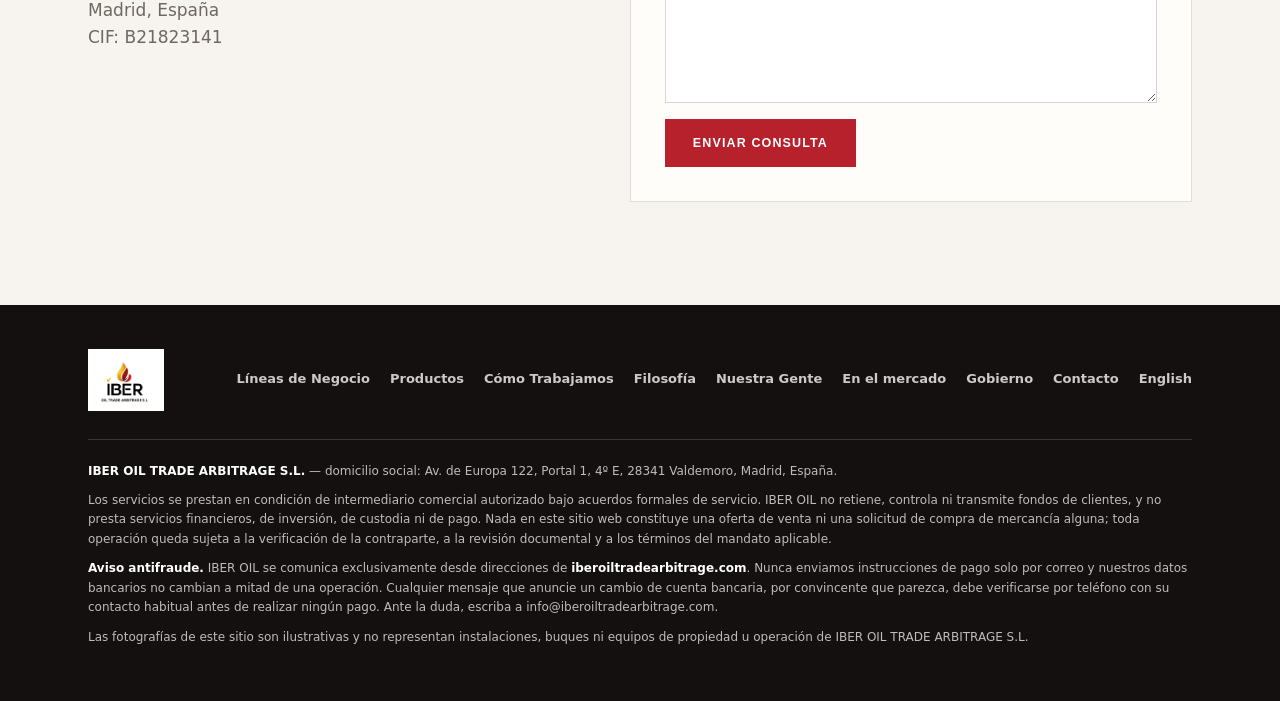
<file: es.html>
<!doctype html>
<html lang="es">
  <head>
    <meta charset="utf-8" />
    <meta name="viewport" content="width=device-width, initial-scale=1" />
    <title>IBER OIL TRADE ARBITRAGE S.L. — Procura, Agenciamiento Logístico y Agencia de Trading en Oil &amp; Gas</title>
    <meta
      name="description"
      content="IBER OIL TRADE ARBITRAGE S.L. — tres líneas de negocio para el sector oil and gas: procura, servicios de agenciamiento logístico y agencia de trading de combustibles refinados y cargamentos de crudo. Europa, Iberoamérica y mercados internacionales. Madrid, España."
    />
    <link rel="alternate" hreflang="es" href="./es.html" />
    <link rel="alternate" hreflang="en" href="./index.html" />
    <link rel="canonical" href="https://iberoiltradearbitrage.com/es.html" />
    <meta property="og:type" content="website" />
    <meta property="og:site_name" content="IBER OIL TRADE ARBITRAGE S.L." />
    <meta property="og:title" content="IBER OIL TRADE ARBITRAGE S.L. — Procura, Agenciamiento Logístico y Agencia de Trading en Oil &amp; Gas" />
    <meta property="og:description" content="Intermediario comercial autorizado bajo mandato formal: procura, agenciamiento logístico y agencia de trading de combustibles refinados y cargamentos de crudo. Madrid, España." />
    <meta property="og:url" content="https://iberoiltradearbitrage.com/es.html" />
    <meta property="og:locale" content="es_ES" />
    <meta property="og:image" content="https://iberoiltradearbitrage.com/assets/hero-tanker-terminal.jpg" />
    <meta name="twitter:card" content="summary_large_image" />
    <link rel="stylesheet" href="./styles.css" />
    <script type="application/ld+json">
    {
      "@context": "https://schema.org",
      "@type": "Organization",
      "name": "IBER OIL TRADE ARBITRAGE S.L.",
      "legalName": "IBER OIL TRADE ARBITRAGE S.L.",
      "url": "https://iberoiltradearbitrage.com/",
      "logo": "https://iberoiltradearbitrage.com/assets/iber-oil-logo.png",
      "email": "info@iberoiltradearbitrage.com",
      "vatID": "ESB21823141",
      "taxID": "B21823141",
      "description": "Authorised commercial intermediary for the oil and gas sector: procurement, logistics agency services and trading agency for refined fuels and crude cargoes.",
      "address": {
        "@type": "PostalAddress",
        "streetAddress": "Av. de Europa 122, Portal 1, 4\u00ba E",
        "postalCode": "28341",
        "addressLocality": "Valdemoro",
        "addressRegion": "Madrid",
        "addressCountry": "ES"
      },
      "founder": { "@type": "Person", "name": "Steven Acosta", "jobTitle": "Director" },
      "areaServed": ["Europe", "Ibero-America", "North America", "Africa", "Middle East", "Asia"],
      "knowsAbout": ["Jet A-1", "Diesel EN590", "Crude oil cargoes", "Gasoil", "Fuel oil", "Procurement", "Logistics agency", "Trading agency"]
    }
    </script>
  </head>
  <body>
    <header class="site-header">
      <a class="brand" href="#top">
        <img src="./assets/iber-oil-logo.png" alt="IBER OIL TRADE ARBITRAGE S.L." />
      </a>
      <nav class="main-nav">
        <a href="#lines">Líneas de Negocio</a>
        <a href="#products">Productos</a>
        <a href="#process">Cómo Trabajamos</a>
        <a href="#presence">En el mercado</a>
        <a href="#philosophy">Filosofía</a>
        <a href="#people">Nuestra Gente</a>
        <a href="#governance">Gobierno</a>
      </nav>
      <div class="header-aside">
        <span class="lang">
          <a href="./index.html">EN</a>
          <a class="is-active" href="./es.html">ES</a>
        </span>
        <a class="header-cta" href="#contact">Contacto</a>
      </div>
    </header>

    <main id="top">
      <section class="hero">
        <img src="./assets/hero-tanker-terminal.jpg" alt="Vista aérea de un buque tanque atracado en una terminal marítima" />
        <div class="hero-content rail">
          <div class="hero-rule"></div>
          <h1>Procura, logística y agencia de trading para el sector oil and gas.</h1>
          <p>
            IBER OIL TRADE ARBITRAGE S.L. actúa bajo mandato formal para productores, compradores, vendedores y
            traders en Europa, Iberoamérica y mercados internacionales: procura lo que la operación necesita,
            coordina cómo se mueve y representa a quienes lo comercian.
          </p>
        </div>
        <div class="lines-strip">
          <a href="#procurement"><b>01</b> Procura</a>
          <a href="#logistics"><b>02</b> Agenciamiento Logístico</a>
          <a href="#trading"><b>03</b> Agencia de Trading — Oil &amp; Gas</a>
        </div>
      </section>

      <section id="lines" class="section">
        <div class="rail">
          <div class="section-heading">
            <div>
              <p class="section-label">Líneas de Negocio</p>
              <h2>Tres líneas de negocio, un solo estándar de trabajo.</h2>
            </div>
            <p>
              Cada línea se contrata por separado y puede tomarse de forma independiente. Lo que no cambia entre
              ellas es el método: verificar primero, documentar todo y coordinar hasta el cierre.
            </p>
          </div>

          <div class="lines-grid">
            <article class="line-card" id="procurement">
              <img src="./assets/procurement-steel-store.jpg" alt="Existencias de suministro industrial en almacén" />
              <div class="line-card-body">
                <span class="line-number">01</span>
                <h3>Procura</h3>
                <p>
                  Abastecimiento de productos, materiales y suministros industriales para operaciones energéticas:
                  desde la definición del requerimiento hasta la calificación del proveedor y la coordinación de la
                  compra.
                </p>
                <ul>
                  <li>Definición del requerimiento y especificación técnica</li>
                  <li>Identificación y calificación de proveedores</li>
                  <li>Preparación de RFQ y comparación de ofertas</li>
                  <li>Coordinación y seguimiento de la orden de compra</li>
                  <li>Documentación de inspección y aceptación</li>
                </ul>
              </div>
            </article>

            <article class="line-card" id="logistics">
              <img src="./assets/logistics-crane-terminal.jpg" alt="Grúa de terminal cargando carga en puerto al atardecer" />
              <div class="line-card-body">
                <span class="line-number">02</span>
                <h3>Servicios de Agenciamiento Logístico</h3>
                <p>
                  Representación en toda la cadena física: almacenamiento, transporte, inspección y entrega, con la
                  documentación alineada a lo pactado en el contrato.
                </p>
                <ul>
                  <li>Coordinación de almacenamiento y terminales</li>
                  <li>Gestión de transporte marítimo, terrestre y multimodal</li>
                  <li>Coordinación de inspección independiente y survey</li>
                  <li>Control documental de embarque y entrega</li>
                  <li>Seguimiento por hitos hasta la descarga</li>
                </ul>
              </div>
            </article>

            <article class="line-card" id="trading">
              <img src="./assets/refinery-twilight.jpg" alt="Instalación de refinería al anochecer" />
              <div class="line-card-body">
                <span class="line-number">03</span>
                <h3>Agencia de Trading — Oil &amp; Gas</h3>
                <p>
                  Representación de compradores o vendedores como agente mandatario en operaciones de combustibles
                  refinados y cargamentos de crudo. Actuamos para un principal, nunca como principal.
                </p>
                <ul>
                  <li>Representación bajo mandato, lado compra o venta</li>
                  <li>Búsqueda y calificación de contrapartes</li>
                  <li>Coordinación de términos comerciales y ofertas</li>
                  <li>Alineación contractual y documental</li>
                  <li>Facilitación del pago entre los principales</li>
                </ul>
              </div>
            </article>
          </div>

          <div class="scope">
            <strong>Alcance de operaciones</strong>
            <span>
              Europa y Península Ibérica
              <em>Base registral y operativa — España, Unión Europea</em>
            </span>
            <span>
              Iberoamérica
              <em>Contrapartes latinoamericanas e ibéricas, en su idioma y en su huso horario</em>
            </span>
            <span>
              Mercados internacionales
              <em>Norteamérica, África, Oriente Medio y Asia por mandato</em>
            </span>
          </div>
        </div>
      </section>

      <section id="products" class="section products">
        <div class="rail">
          <div class="section-heading">
            <div>
              <p class="section-label on-dark">Productos</p>
              <h2>Combustibles refinados y cargamentos de crudo.</h2>
            </div>
            <p>
              Los productos sobre los que recibimos mandato con mayor frecuencia. Calidades, cantidades y términos de
              entrega se confirman por operación, contra el contrato y el régimen de inspección aplicable.
            </p>
          </div>

          <div class="product-grid">
            <article class="product-card">
              <img src="./assets/jet-a1-refuelling.jpg" alt="Equipos de suministro de Jet A-1 en terminal aeroportuaria" />
              <div>
                <span>Aviación</span>
                <h3>Jet A-1</h3>
                <p>Combustible de aviación para suministro aeroportuario y en plataforma.</p>
              </div>
            </article>
            <article class="product-card">
              <img src="./assets/fuel-road-transport.jpg" alt="Camión cisterna transportando combustible" />
              <div>
                <span>Automoción</span>
                <h3>Diésel EN590</h3>
                <p>Diésel de bajo azufre, 10 ppm, conforme a la especificación europea EN590.</p>
              </div>
            </article>
            <article class="product-card">
              <img src="./assets/hero-tanker-terminal.jpg" alt="Buque tanque de crudo en terminal marítima" />
              <div>
                <span>Upstream</span>
                <h3>Cargamentos de Crudo</h3>
                <p>Operaciones a nivel de cargamento, coordinadas contra términos confirmados y survey.</p>
              </div>
            </article>
            <article class="product-card">
              <img src="./assets/tank-farm-night.jpg" alt="Parque de tanques de almacenamiento en terminal petrolera de noche" />
              <div>
                <span>Destilados y Residuales</span>
                <h3>Gasoil y Fuel Oil</h3>
                <p>Gasoil, fuel oil y derivados relacionados para uso industrial y marino.</p>
              </div>
            </article>
          </div>

          <p class="products-note">
            No hacemos circular ofertas no verificadas ni comercializamos cargamentos sobre los que no tenemos
            mandato. Toda consulta se contrasta con la contraparte y con la cadena de suministro que la respalda
            antes de moverse.
          </p>
        </div>
      </section>

      <section id="process" class="section process">
        <div class="rail">
          <div class="section-heading">
            <div>
              <p class="section-label">Cómo Trabajamos</p>
              <h2>Cuatro etapas, en este orden, sin excepción.</h2>
            </div>
            <p>
              El orden es el control. Una operación que se salta una etapa es una operación cuya documentación no
              resistirá una revisión: ni de un banco, ni de una aseguradora, ni del área de cumplimiento de la
              contraparte.
            </p>
          </div>
          <div class="process-rail">
            <article>
              <span>01</span>
              <h3>Mandato y Alcance</h3>
              <p>Rol, producto, volumen, ruta y términos comerciales se acuerdan por escrito antes de mover nada.</p>
            </article>
            <article>
              <span>02</span>
              <h3>Verificación de Contraparte</h3>
              <p>Identidad, titularidad real y listas de sanciones se revisan antes de cualquier compromiso.</p>
            </article>
            <article>
              <span>03</span>
              <h3>Documentación</h3>
              <p>Contratos, especificaciones, inspección y documentos de entrega alineados y seguidos por hitos.</p>
            </article>
            <article>
              <span>04</span>
              <h3>Ejecución y Liquidación</h3>
              <p>Entrega coordinada hasta el cierre; el pago se liquida directamente entre los principales.</p>
            </article>
          </div>
        </div>
      </section>

      <section id="presence" class="section presence">
        <div class="rail">
          <div class="section-heading">
            <div>
              <p class="section-label">En el mercado</p>
              <h2>Donde el mercado se reúne, estamos en la sala.</h2>
            </div>
            <p>
              Las contrapartes, las terminales y los proveedores no se encuentran en una base de datos. Se conocen,
              se verifican y se conservan. Asistir a los foros de trabajo del sector es parte del método, no
              relaciones públicas.
            </p>
          </div>


          <div class="event-card">
            <div class="event-id">
              <span>Delegado acreditado</span>
              <h3>Argus Kazakhstan and Central Asia Oil and Gas Markets Conference</h3>
            </div>
            <dl>
              <div><dt>Lugar</dt><dd>Almaty, Kazajistán</dd></div>
              <div><dt>Fechas</dt><dd>18-19 de junio de 2026</dd></div>
              <div><dt>Representada por</dt><dd>Steven Acosta, Director</dd></div>
            </dl>
          </div>

          <div class="presence-grid">
            <figure class="wide">
              <img src="./assets/market-almaty-networking.jpg" alt="Steven Acosta intercambiando tarjetas con un delegado en la conferencia Argus de Almaty" />
              <figcaption>
                Reuniones de desarrollo de negocio durante los dos días de la conferencia.
              </figcaption>
            </figure>
            <figure>
              <img class="focus-upper" src="./assets/market-almaty-delegate.jpg" alt="Steven Acosta, Director de IBER OIL TRADE ARBITRAGE S.L., en la conferencia" />
              <figcaption>Steven Acosta, Director — delegado acreditado por IBER OIL TRADE ARBITRAGE S.L.</figcaption>
            </figure>
            <figure>
              <img src="./assets/market-almaty-conference.jpg" alt="Escenario de la conferencia durante una sesión de panel en Almaty" />
              <figcaption>Productores, traders, terminales y navieras de Kazajistán y Asia Central.</figcaption>
            </figure>
            <figure class="wide">
              <img src="./assets/market-almaty-panel.jpg" alt="Sesión de panel sobre rutas de exportación de crudo kazajo" />
              <figcaption>Sesiones sobre rutas de exportación, calidades de crudo y logística de terminales en el Caspio y el mar Negro.</figcaption>
            </figure>
            <figure class="wide">
              <img src="./assets/market-almaty-hall.jpg" alt="Delegados reunidos en el área de exposición de la conferencia" />
              <figcaption>Dos días de reuniones agendadas con contrapartes, terminales y proveedores de servicios.</figcaption>
            </figure>
          </div>

          <p class="presence-note">
            En este negocio las relaciones se construyen cara a cara y después se comprueban sobre el papel. Estar
            donde se reúnen productores, terminales y traders es lo que nos permite verificar a una contraparte antes
            de representar a otra.
          </p>
        </div>
      </section>

      <section id="philosophy" class="section philosophy">
        <div class="rail">
          <div class="section-heading">
            <div>
              <p class="section-label">Filosofía Organizacional</p>
              <h2>Por qué la empresa trabaja como trabaja.</h2>
            </div>
            <p>
              Las operaciones energéticas se sostienen sobre una confianza que se gana documento a documento. Nuestra
              filosofía es un método de trabajo, no una declaración de intenciones.
            </p>
          </div>

          <div class="philosophy-grid">
            <article>
              <h3>Misión</h3>
              <p>
                Hacer ejecutables las operaciones internacionales de combustibles: conectar contrapartes calificadas,
                procurar lo que la operación requiere y sostener la coordinación comercial, documental y logística
                desde el mandato hasta la entrega.
              </p>
            </article>
            <article>
              <h3>Visión</h3>
              <p>
                Ser el intermediario al que llaman los operadores europeos e internacionales cuando una operación
                tiene que hacerse bien: contrapartes verificadas, documentación que resiste el escrutinio y ninguna
                sorpresa entre la firma y la descarga.
              </p>
            </article>
            <article>
              <h3>Compromiso</h3>
              <p>
                Tomamos un número limitado de mandatos y rechazamos los que no se sostienen. Una operación que
                declinamos nos cuesta una comisión. Una operación que debimos declinar le cuesta mucho más a nuestro
                cliente.
              </p>
            </article>
          </div>

          <div class="values">
            <div>
              <strong>Verificar primero</strong>
              <p>Nadie se da por bueno por su palabra. Identidad, titularidad y capacidad se comprueban antes de comprometer.</p>
            </div>
            <div>
              <strong>Rigor documental</strong>
              <p>Lo acordado es lo escrito, y lo escrito es lo que se entrega.</p>
            </div>
            <div>
              <strong>Independencia</strong>
              <p>Actuamos para un principal a la vez y declaramos nuestro rol en cada operación.</p>
            </div>
            <div>
              <strong>Discreción</strong>
              <p>La información del cliente se queda con el cliente. Nada circula sin autorización escrita.</p>
            </div>
          </div>
        </div>
      </section>

      <section id="people" class="section people">
        <div class="rail split">
          <div class="people-copy">
            <p class="section-label">Nuestra Gente</p>
            <h2>Un equipo pequeño, deliberadamente.</h2>
            <p>
              IBER OIL la dirigen profesionales con experiencia directa en trading energético, procura y coordinación
              logística. La empresa es compacta a propósito: quien recibe su consulta es quien coordina su operación,
              y el expediente no cambia de manos por el camino.
            </p>
            <p>
              Nuestros equipos trabajan desde España, Estados Unidos y Japón. Esa distribución es operativa, no
              decorativa: cubre la jornada europea, iberoamericana y asiática, que es justo donde las operaciones de
              combustible se atascan cuando no hay nadie despierto para responder. Trabajamos en español e inglés.
            </p>
            <div class="people-facts">
              <div>
                <strong>Comercial</strong>
                <span>Coordinación de mandatos, búsqueda de contrapartes y apoyo a la negociación.</span>
              </div>
              <div>
                <strong>Cumplimiento</strong>
                <span>Verificación, screening y revisión de expedientes bajo un responsable designado.</span>
              </div>
              <div>
                <strong>Operaciones</strong>
                <span>Logística, inspección, documentación y seguimiento de la entrega.</span>
              </div>
            </div>
          </div>
          <figure>
            <img src="./assets/team-meeting.jpg" alt="Profesionales revisando un expediente de operación en una reunión" />
          </figure>
        </div>
      </section>

      <section id="governance" class="governance">
        <div class="rail">
          <div>
            <p class="section-label on-dark">Gobierno</p>
            <h2>Cómo estamos constituidos, dicho sin rodeos.</h2>
            <p>
              Sociedad de responsabilidad limitada española, con domicilio social en Madrid, sujeta a la regulación
              mercantil española y al derecho de la Unión Europea. Íntegramente participada por su fundador y
              administrador: sin fiduciarios ni sociedades interpuestas.
            </p>
            <p class="custody">
              Actuamos como intermediario comercial. No retenemos, controlamos ni transmitimos fondos de clientes, y
              no somos una entidad financiera, un exchange ni un proveedor de servicios de pago.
            </p>
          </div>
          <div class="governance-items">
            <div>
              <strong>Contrapartes</strong>
              <span>Identidad, titularidad real y listas de sanciones antes del alta, con revisión periódica.</span>
            </div>
            <div>
              <strong>Marco regulatorio</strong>
              <span>La Ley 10/2010 y la Directiva (UE) 2015/849 rigen cómo verificamos y registramos.</span>
            </div>
            <div>
              <strong>Registros</strong>
              <span>Expedientes de operación y verificación conservados y disponibles para quien tenga derecho a ellos.</span>
            </div>
            <div>
              <strong>Declaración de rol</strong>
              <span>Nuestra condición de agente consta por escrito en cada mandato que aceptamos.</span>
            </div>
          </div>
        </div>
      </section>

      <section id="contact" class="section contact">
        <div class="rail split">
          <div class="contact-copy">
            <p class="section-label">Contacto</p>
            <h2>Empiece por el requerimiento.</h2>
            <p>
              Díganos qué línea necesita —procura, logística o agencia de trading— y el producto, volumen, ruta,
              plazos y estado de la documentación. Revisamos alcance y contraparte antes de responder.
            </p>
            <a class="contact-mail" href="mailto:info@iberoiltradearbitrage.com">info@iberoiltradearbitrage.com</a>
            <p class="office">
              IBER OIL TRADE ARBITRAGE S.L.<br />
              Av. de Europa 122, Portal 1, 4º E — 28341 Valdemoro, Madrid, España<br />
              CIF: B21823141
            </p>
          </div>
          <form class="form">
            <label>
              Nombre
              <input type="text" name="name" autocomplete="name" />
            </label>
            <label>
              Empresa
              <input type="text" name="company" autocomplete="organization" />
            </label>
            <label>
              Correo electrónico
              <input type="email" name="email" autocomplete="email" />
            </label>
            <label>
              País
              <input type="text" name="country" autocomplete="country-name" />
            </label>
            <label>
              Línea de negocio
              <input type="text" name="line" placeholder="Procura / Logística / Trading" />
            </label>
            <label>
              Producto
              <input type="text" name="product" />
            </label>
            <label>
              Volumen
              <input type="text" name="volume" />
            </label>
            <label>
              Origen / destino
              <input type="text" name="route" />
            </label>
            <label class="full">
              Mensaje
              <textarea name="message" rows="4"></textarea>
            </label>
            <label class="hp" aria-hidden="true">
            Sitio web de la empresa
            <input type="text" name="company_website" tabindex="-1" autocomplete="off" />
          </label>
          <input type="hidden" name="lang" value="es" />
          <button type="submit">Enviar consulta</button>
            <p class="form-note" role="status" aria-live="polite"></p>
          </form>
        </div>
      </section>
    </main>

    <footer class="site-footer">
      <div class="rail">
        <div class="footer-top">
          <img src="./assets/iber-oil-logo.png" alt="IBER OIL TRADE ARBITRAGE S.L." />
          <nav>
            <a href="#lines">Líneas de Negocio</a>
            <a href="#products">Productos</a>
            <a href="#process">Cómo Trabajamos</a>
            <a href="#philosophy">Filosofía</a>
            <a href="#people">Nuestra Gente</a>
            <a href="#presence">En el mercado</a>
            <a href="#governance">Gobierno</a>
            <a href="#contact">Contacto</a>
            <a href="./index.html">English</a>
          </nav>
        </div>
        <div class="legal">
          <p>
            <strong>IBER OIL TRADE ARBITRAGE S.L.</strong> — domicilio social: Av. de Europa 122, Portal 1, 4º E,
            28341 Valdemoro, Madrid, España.
          </p>
          <p>
            Los servicios se prestan en condición de intermediario comercial autorizado bajo acuerdos formales de
            servicio. IBER OIL no retiene, controla ni transmite fondos de clientes, y no presta servicios
            financieros, de inversión, de custodia ni de pago. Nada en este sitio web constituye una oferta de venta
            ni una solicitud de compra de mercancía alguna; toda operación queda sujeta a la verificación de la
            contraparte, a la revisión documental y a los términos del mandato aplicable.
          </p>
          <p>
            <strong>Aviso antifraude.</strong> IBER OIL se comunica exclusivamente desde direcciones de
            <strong>iberoiltradearbitrage.com</strong>. Nunca enviamos instrucciones de pago solo por correo y
            nuestros datos bancarios no cambian a mitad de una operación. Cualquier mensaje que anuncie un cambio de
            cuenta bancaria, por convincente que parezca, debe verificarse por teléfono con su contacto habitual antes
            de realizar ningún pago. Ante la duda, escriba a info@iberoiltradearbitrage.com.
          </p>
          <p>
            Las fotografías de este sitio son ilustrativas y no representan instalaciones, buques ni equipos de
            propiedad u operación de IBER OIL TRADE ARBITRAGE S.L.
          </p>
        </div>
      </div>
    </footer>
    <script src="./script.js"></script>
  </body>
</html>
</file>
<file: styles.css>
/* IBER OIL TRADE ARBITRAGE S.L. — public website
   Bilingual (EN/ES), static, self-contained. One stylesheet for both pages.
   Editorial system: warm paper ground, serif display, uppercase section labels,
   numbered cards and dark contrast bands.
   Palette taken from the company mark: amber flame, crimson wordmark, charcoal. */

:root {
  --ink-950: #14100f;
  --ink-900: #221b19;
  --ink-800: #332a26;
  --amber-500: #d99a25;
  --amber-300: #f0cd83;
  --ember-500: #b6212b;
  --ember-600: #8f1a22;
  --paper: #f7f3ee;
  --paper-2: #fffdfa;
  --ink: #1d1a18;
  --muted: #6f6862;
  --line: rgba(29, 26, 24, 0.14);
  --line-dark: rgba(255, 255, 255, 0.16);
  --white: #ffffff;
  --shadow: 0 28px 80px rgba(20, 16, 15, 0.18);
  --rail: 1200px;
}

* {
  box-sizing: border-box;
}

html {
  scroll-behavior: smooth;
}

body {
  margin: 0;
  background: var(--paper);
  color: var(--ink);
  font-family: Inter, ui-sans-serif, system-ui, -apple-system, BlinkMacSystemFont, "Segoe UI", sans-serif;
  line-height: 1.6;
  -webkit-font-smoothing: antialiased;
}

a {
  color: inherit;
}

img {
  display: block;
  max-width: 100%;
}

.rail {
  margin: 0 auto;
  max-width: var(--rail);
  padding: 0 clamp(20px, 5vw, 48px);
}

.section {
  padding: clamp(66px, 8vw, 118px) 0;
}

.section-label {
  color: var(--ember-500);
  font-size: 12px;
  font-weight: 900;
  letter-spacing: 0.12em;
  margin: 0 0 16px;
  text-transform: uppercase;
}

.section-label.on-dark {
  color: var(--amber-300);
}

h1,
h2,
h3 {
  font-family: Georgia, "Times New Roman", serif;
  font-weight: 600;
  letter-spacing: -0.005em;
  margin: 0;
}

h2 {
  color: var(--ink-950);
  font-size: clamp(30px, 3.6vw, 50px);
  line-height: 1.06;
}

h3 {
  color: var(--ink-950);
  font-size: 21px;
  line-height: 1.2;
}

.section-heading {
  align-items: end;
  display: grid;
  gap: 26px;
  grid-template-columns: minmax(0, 1fr) minmax(0, 0.72fr);
  margin-bottom: 46px;
}

.section-heading p:not(.section-label) {
  color: var(--muted);
  font-size: 16px;
  margin: 0;
}

/* ---------- header ---------- */

.site-header {
  align-items: center;
  background: rgba(247, 243, 238, 0.94);
  backdrop-filter: blur(16px);
  border-bottom: 1px solid var(--line);
  display: flex;
  gap: 26px;
  justify-content: space-between;
  padding: 11px clamp(20px, 5vw, 48px);
  position: sticky;
  top: 0;
  z-index: 30;
}

.brand {
  align-items: center;
  display: inline-flex;
  gap: 12px;
  text-decoration: none;
}

.brand img {
  height: 46px;
  object-fit: contain;
  width: auto;
}

.brand span {
  border-left: 1px solid var(--line);
  color: var(--muted);
  font-size: 10.5px;
  font-weight: 700;
  letter-spacing: 0.14em;
  padding-left: 12px;
  text-transform: uppercase;
}

.main-nav {
  display: flex;
  gap: clamp(12px, 1.6vw, 26px);
}

.main-nav a {
  font-size: 13.5px;
  font-weight: 650;
  text-decoration: none;
}

.main-nav a:hover {
  color: var(--ember-500);
}

.header-aside {
  align-items: center;
  display: flex;
  gap: 14px;
}

.lang {
  display: inline-flex;
  font-size: 11px;
  font-weight: 800;
  letter-spacing: 0.08em;
}

.lang a {
  border: 1px solid var(--line);
  color: var(--muted);
  padding: 7px 11px;
  text-decoration: none;
}

.lang a.is-active {
  background: var(--ink-950);
  border-color: var(--ink-950);
  color: var(--paper-2);
}

.header-cta {
  border: 1px solid var(--ink-950);
  font-size: 12.5px;
  font-weight: 800;
  padding: 10px 18px;
  text-decoration: none;
}

.header-cta:hover {
  background: var(--ink-950);
  color: var(--paper-2);
}

/* ---------- hero ---------- */

.hero {
  align-items: end;
  background: var(--ink-950);
  display: grid;
  min-height: min(84vh, 780px);
  overflow: hidden;
  position: relative;
}

.hero > img {
  height: 100%;
  inset: 0;
  object-fit: cover;
  position: absolute;
  width: 100%;
}

.hero::after {
  background: linear-gradient(180deg, rgba(20, 16, 15, 0.5) 0%, rgba(20, 16, 15, 0.22) 34%, rgba(20, 16, 15, 0.94) 100%);
  content: "";
  inset: 0;
  position: absolute;
}

.hero-content {
  padding-bottom: clamp(96px, 11vw, 148px);
  position: relative;
  z-index: 2;
}

.hero-rule {
  background: var(--amber-500);
  height: 3px;
  margin-bottom: 24px;
  width: 66px;
}

.hero h1 {
  color: var(--white);
  font-size: clamp(36px, 4.6vw, 66px);
  line-height: 1.04;
  max-width: 17ch;
}

.hero p {
  color: rgba(255, 255, 255, 0.84);
  font-size: clamp(16px, 1.3vw, 19px);
  margin: 22px 0 0;
  max-width: 60ch;
}

.lines-strip {
  background: rgba(20, 16, 15, 0.82);
  border-top: 1px solid rgba(240, 205, 131, 0.24);
  bottom: 0;
  display: grid;
  grid-template-columns: repeat(3, 1fr);
  left: 0;
  position: absolute;
  right: 0;
  z-index: 3;
}

.lines-strip a {
  border-right: 1px solid rgba(240, 205, 131, 0.2);
  color: rgba(255, 255, 255, 0.9);
  font-size: clamp(11px, 1.1vw, 13px);
  font-weight: 800;
  letter-spacing: 0.08em;
  padding: 20px clamp(14px, 3vw, 40px);
  text-decoration: none;
  text-transform: uppercase;
}

.lines-strip a:last-child {
  border-right: 0;
}

.lines-strip a:hover {
  background: rgba(217, 154, 37, 0.16);
}

.lines-strip b {
  color: var(--amber-300);
  display: block;
  font-family: Georgia, serif;
  font-size: 15px;
  font-weight: 600;
  letter-spacing: 0;
  margin-bottom: 4px;
}

/* ---------- business lines ---------- */

.lines-grid {
  display: grid;
  gap: 26px;
  grid-template-columns: repeat(3, minmax(0, 1fr));
}

.line-card {
  background: var(--paper-2);
  border: 1px solid var(--line);
  display: flex;
  flex-direction: column;
}

.line-card > img {
  aspect-ratio: 16 / 10;
  object-fit: cover;
  width: 100%;
}

.line-card-body {
  display: flex;
  flex-direction: column;
  flex-grow: 1;
  padding: 26px 26px 30px;
}

.line-number {
  color: var(--amber-500);
  font-family: Georgia, serif;
  font-size: 28px;
  line-height: 1;
  margin-bottom: 16px;
}

.line-card p {
  color: var(--muted);
  font-size: 15px;
  margin: 14px 0 0;
}

.line-card ul {
  border-top: 1px solid var(--line);
  list-style: none;
  margin: 22px 0 0;
  padding: 18px 0 0;
}

.line-card li {
  color: var(--ink);
  font-size: 14px;
  padding: 6px 0 6px 18px;
  position: relative;
}

.line-card li::before {
  background: var(--ember-500);
  content: "";
  height: 5px;
  left: 0;
  position: absolute;
  top: 14px;
  width: 5px;
}

/* ---------- scope ---------- */

.scope {
  background: var(--paper-2);
  border: 1px solid var(--line);
  display: grid;
  grid-template-columns: minmax(190px, 0.62fr) repeat(3, minmax(0, 1fr));
  margin-top: 34px;
}

.scope strong {
  align-content: center;
  background: var(--ink-950);
  color: var(--amber-300);
  display: grid;
  font-size: 11px;
  font-weight: 900;
  letter-spacing: 0.12em;
  padding: 22px 24px;
  text-transform: uppercase;
}

.scope span {
  align-content: center;
  border-left: 1px solid var(--line);
  color: var(--ink);
  display: grid;
  font-size: 14.5px;
  font-weight: 650;
  padding: 22px 24px;
}

.scope span em {
  color: var(--muted);
  display: block;
  font-size: 13px;
  font-style: normal;
  font-weight: 400;
  margin-top: 3px;
}

/* ---------- products ---------- */

.products {
  background: var(--ink-900);
  color: var(--white);
}

.products h2 {
  color: var(--white);
}

.products .section-heading p:not(.section-label) {
  color: rgba(255, 255, 255, 0.72);
}

.product-grid {
  display: grid;
  gap: 20px;
  grid-template-columns: repeat(4, minmax(0, 1fr));
}

.product-card {
  border: 1px solid var(--line-dark);
  overflow: hidden;
}

.product-card img {
  aspect-ratio: 3 / 2;
  object-fit: cover;
  width: 100%;
}

.product-card div {
  padding: 20px 20px 24px;
}

.product-card span {
  color: var(--amber-300);
  display: block;
  font-size: 10.5px;
  font-weight: 800;
  letter-spacing: 0.14em;
  margin-bottom: 8px;
  text-transform: uppercase;
}

.product-card h3 {
  color: var(--white);
  font-size: 19px;
}

.product-card p {
  color: rgba(255, 255, 255, 0.62);
  font-size: 13.5px;
  margin: 9px 0 0;
}

.products-note {
  border-left: 3px solid var(--amber-500);
  color: rgba(255, 255, 255, 0.7);
  font-size: 15px;
  margin: 34px 0 0;
  max-width: 76ch;
  padding-left: 16px;
}

/* ---------- process ---------- */

.process {
  background: var(--paper-2);
}

.process-rail {
  display: grid;
  grid-template-columns: repeat(4, minmax(0, 1fr));
  margin-top: 46px;
  position: relative;
}

.process-rail::before {
  background: linear-gradient(90deg, var(--amber-500), var(--ember-500));
  content: "";
  height: 2px;
  left: 0;
  position: absolute;
  right: 0;
  top: 27px;
}

.process-rail article {
  padding: 66px 24px 0 0;
  position: relative;
}

.process-rail span {
  align-items: center;
  background: var(--ink-900);
  border: 4px solid var(--paper-2);
  border-radius: 50%;
  color: var(--amber-300);
  display: flex;
  font-size: 12px;
  font-weight: 900;
  height: 56px;
  justify-content: center;
  left: 0;
  position: absolute;
  top: 0;
  width: 56px;
  z-index: 1;
}

.process-rail p {
  color: var(--muted);
  font-size: 14.5px;
  margin: 12px 0 0;
}

/* ---------- philosophy ---------- */

.philosophy {
  background: var(--paper);
}

.philosophy-grid {
  display: grid;
  gap: 1px;
  grid-template-columns: repeat(3, minmax(0, 1fr));
}

.philosophy-grid article {
  background: var(--paper-2);
  border: 1px solid var(--line);
  min-height: 250px;
  padding: 30px;
}

.philosophy-grid h3 {
  font-size: 24px;
  margin-bottom: 14px;
}

.philosophy-grid p {
  color: var(--muted);
  font-size: 15px;
  margin: 0;
}

.values {
  border-top: 1px solid var(--line);
  display: grid;
  gap: 26px;
  grid-template-columns: repeat(4, minmax(0, 1fr));
  margin-top: 44px;
  padding-top: 34px;
}

.values div strong {
  color: var(--ember-500);
  display: block;
  font-size: 11px;
  font-weight: 900;
  letter-spacing: 0.12em;
  margin-bottom: 8px;
  text-transform: uppercase;
}

.values div p {
  color: var(--muted);
  font-size: 14.5px;
  margin: 0;
}

/* ---------- people ---------- */

.people {
  background: var(--paper-2);
}

.people .split {
  align-items: center;
  display: grid;
  gap: clamp(32px, 5vw, 72px);
  grid-template-columns: minmax(0, 0.95fr) minmax(0, 1fr);
}

.people figure {
  margin: 0;
}

.people figure img {
  aspect-ratio: 4 / 3;
  object-fit: cover;
  width: 100%;
}

.people-copy p {
  color: var(--muted);
  font-size: 16.5px;
  margin: 20px 0 0;
}

.people-facts {
  border-top: 1px solid var(--line);
  display: grid;
  gap: 20px;
  grid-template-columns: repeat(3, minmax(0, 1fr));
  margin-top: 30px;
  padding-top: 24px;
}

.people-facts strong {
  color: var(--ink-950);
  display: block;
  font-family: Georgia, serif;
  font-size: 17px;
}

.people-facts span {
  color: var(--muted);
  font-size: 13.5px;
}

/* ---------- presence in the market ---------- */

.presence {
  background: var(--paper);
}

.event-card {
  align-items: center;
  background: var(--ink-950);
  color: var(--white);
  display: grid;
  gap: clamp(24px, 4vw, 56px);
  grid-template-columns: minmax(0, 1.05fr) minmax(0, 1fr);
  margin-top: 8px;
  padding: clamp(26px, 3.4vw, 40px);
}

.event-id span {
  color: var(--amber-300);
  display: block;
  font-size: 11px;
  font-weight: 900;
  letter-spacing: 0.16em;
  margin-bottom: 12px;
  text-transform: uppercase;
}

.event-id h3 {
  color: var(--white);
  font-size: clamp(21px, 2.2vw, 30px);
  line-height: 1.18;
}

.event-card dl {
  border-top: 1px solid var(--line-dark);
  display: grid;
  gap: 0;
  margin: 0;
}

.event-card dl > div {
  border-bottom: 1px solid var(--line-dark);
  display: grid;
  gap: 8px 20px;
  grid-template-columns: minmax(110px, 0.5fr) minmax(0, 1fr);
  padding: 13px 0;
}

.event-card dt {
  color: rgba(255, 255, 255, 0.56);
  font-size: 11px;
  font-weight: 800;
  letter-spacing: 0.1em;
  text-transform: uppercase;
}

.event-card dd {
  color: var(--white);
  font-size: 15px;
  font-weight: 600;
  margin: 0;
}

.presence-grid {
  display: grid;
  gap: 18px;
  grid-template-columns: repeat(4, minmax(0, 1fr));
  margin-top: 26px;
}

.presence-grid figure {
  margin: 0;
}

.presence-grid figure.wide {
  grid-column: span 2;
}

.presence-grid img {
  aspect-ratio: 3 / 2;
  border: 1px solid var(--line);
  object-fit: cover;
  width: 100%;
}

.presence-grid img.focus-upper {
  object-position: center 32%;
}

.presence-grid figcaption {
  color: var(--muted);
  font-size: 12.5px;
  line-height: 1.45;
  margin-top: 9px;
}

.presence-note {
  border-left: 3px solid var(--amber-500);
  color: var(--muted);
  font-size: 14.5px;
  margin-top: 34px;
  max-width: 82ch;
  padding-left: 16px;
}

/* ---------- governance (restrained) ---------- */

.governance {
  background: var(--ink-950);
  color: var(--white);
  padding: clamp(48px, 6vw, 74px) 0;
}

.governance .rail {
  align-items: start;
  display: grid;
  gap: clamp(28px, 5vw, 64px);
  grid-template-columns: minmax(0, 0.85fr) minmax(0, 1fr);
}

.governance h2 {
  color: var(--white);
  font-size: clamp(26px, 2.6vw, 34px);
}

.governance p {
  color: rgba(255, 255, 255, 0.72);
  font-size: 15.5px;
  margin: 16px 0 0;
}

.governance .custody {
  border-left: 3px solid var(--amber-500);
  color: var(--white);
  font-weight: 600;
  padding-left: 16px;
}

.governance-items {
  display: grid;
  gap: 18px 30px;
  grid-template-columns: repeat(2, minmax(0, 1fr));
  padding-top: 8px;
}

.governance-items div strong {
  color: var(--amber-300);
  display: block;
  font-size: 12px;
  font-weight: 800;
  letter-spacing: 0.08em;
  margin-bottom: 6px;
  text-transform: uppercase;
}

.governance-items div span {
  color: rgba(255, 255, 255, 0.66);
  font-size: 14px;
}

/* ---------- contact ---------- */

.contact {
  background: var(--paper);
}

.contact .split {
  align-items: start;
  display: grid;
  gap: clamp(32px, 5vw, 72px);
  grid-template-columns: minmax(0, 0.85fr) minmax(0, 1fr);
}

.contact-copy p {
  color: var(--muted);
  font-size: 17px;
  margin: 20px 0 0;
}

.contact-mail {
  color: var(--ember-500);
  display: inline-block;
  font-size: 19px;
  font-weight: 800;
  margin-top: 22px;
  text-decoration: none;
}

.office {
  border-top: 1px solid var(--line);
  color: var(--muted);
  font-size: 14px;
  margin-top: 28px;
  padding-top: 22px;
}

.form {
  background: var(--paper-2);
  border: 1px solid var(--line);
  display: grid;
  gap: 16px;
  grid-template-columns: repeat(2, minmax(0, 1fr));
  padding: clamp(22px, 3vw, 34px);
}

label {
  color: var(--ink-900);
  display: grid;
  font-size: 10.5px;
  font-weight: 900;
  gap: 7px;
  letter-spacing: 0.1em;
  text-transform: uppercase;
}

label.full {
  grid-column: 1 / -1;
}

/* Bot trap — off-screen, never shown to a visitor, never focusable. */
.hp {
  height: 0;
  left: -9999px;
  overflow: hidden;
  position: absolute;
  width: 0;
}

input,
textarea {
  background: var(--white);
  border: 1px solid rgba(29, 26, 24, 0.18);
  color: var(--ink);
  font: inherit;
  font-size: 15px;
  min-height: 46px;
  padding: 11px 12px;
  width: 100%;
}

textarea {
  resize: vertical;
}

input:focus,
textarea:focus {
  border-color: var(--ember-500);
  outline: 3px solid rgba(182, 33, 43, 0.14);
}

.form button {
  background: var(--ember-500);
  border: 0;
  color: var(--white);
  cursor: pointer;
  font-size: 12.5px;
  font-weight: 900;
  justify-self: start;
  letter-spacing: 0.09em;
  min-height: 48px;
  padding: 0 28px;
  text-transform: uppercase;
}

.form button:hover {
  background: var(--ember-600);
}

.form-note {
  align-self: center;
  color: var(--ember-600);
  font-size: 13px;
  margin: 0;
}

/* ---------- footer ---------- */

.site-footer {
  background: var(--ink-950);
  color: rgba(255, 255, 255, 0.72);
  padding: 44px 0 0;
}

.footer-top {
  align-items: center;
  display: flex;
  flex-wrap: wrap;
  gap: 24px;
  justify-content: space-between;
  padding-bottom: 28px;
}

.footer-top img {
  background: var(--white);
  height: 62px;
  object-fit: contain;
  padding: 8px 12px;
  width: auto;
}

.footer-top nav {
  display: flex;
  flex-wrap: wrap;
  gap: 20px;
}

.footer-top nav a {
  color: rgba(255, 255, 255, 0.78);
  font-size: 13px;
  font-weight: 650;
  text-decoration: none;
}

.legal {
  border-top: 1px solid var(--line-dark);
  font-size: 12px;
  line-height: 1.62;
  padding: 22px 0 44px;
}

.legal p {
  margin: 0 0 10px;
}

.legal strong {
  color: var(--white);
}

/* ---------- responsive ---------- */

@media (max-width: 1060px) {
  .lines-grid,
  .product-grid,
  .process-rail,
  .philosophy-grid,
  .values,
  .presence-grid {
    grid-template-columns: repeat(2, minmax(0, 1fr));
  }

  .presence-grid figure.wide {
    grid-column: span 2;
  }

  .event-card {
    grid-template-columns: 1fr;
  }

  .scope {
    grid-template-columns: 1fr;
  }

  .scope span {
    border-left: 0;
    border-top: 1px solid var(--line);
  }

  .process-rail::before {
    display: none;
  }
}

@media (max-width: 900px) {
  .main-nav {
    display: none;
  }

  .section-heading,
  .people .split,
  .contact .split,
  .governance .rail {
    grid-template-columns: 1fr;
  }

  .lines-strip {
    grid-template-columns: 1fr;
  }

  .lines-strip a {
    border-bottom: 1px solid rgba(240, 205, 131, 0.18);
    border-right: 0;
    padding: 12px 20px;
  }

  .lines-strip b {
    display: inline;
    margin-right: 8px;
  }

  .hero-content {
    padding-bottom: 190px;
  }
}

@media (max-width: 620px) {
  .lines-grid,
  .product-grid,
  .process-rail,
  .philosophy-grid,
  .values,
  .people-facts,
  .governance-items,
  .presence-grid,
  .form {
    grid-template-columns: 1fr;
  }

  .presence-grid figure.wide {
    grid-column: auto;
  }

  .header-cta {
    display: none;
  }

  .hero {
    min-height: 640px;
  }

  .philosophy-grid article {
    min-height: auto;
  }
}
</file>
